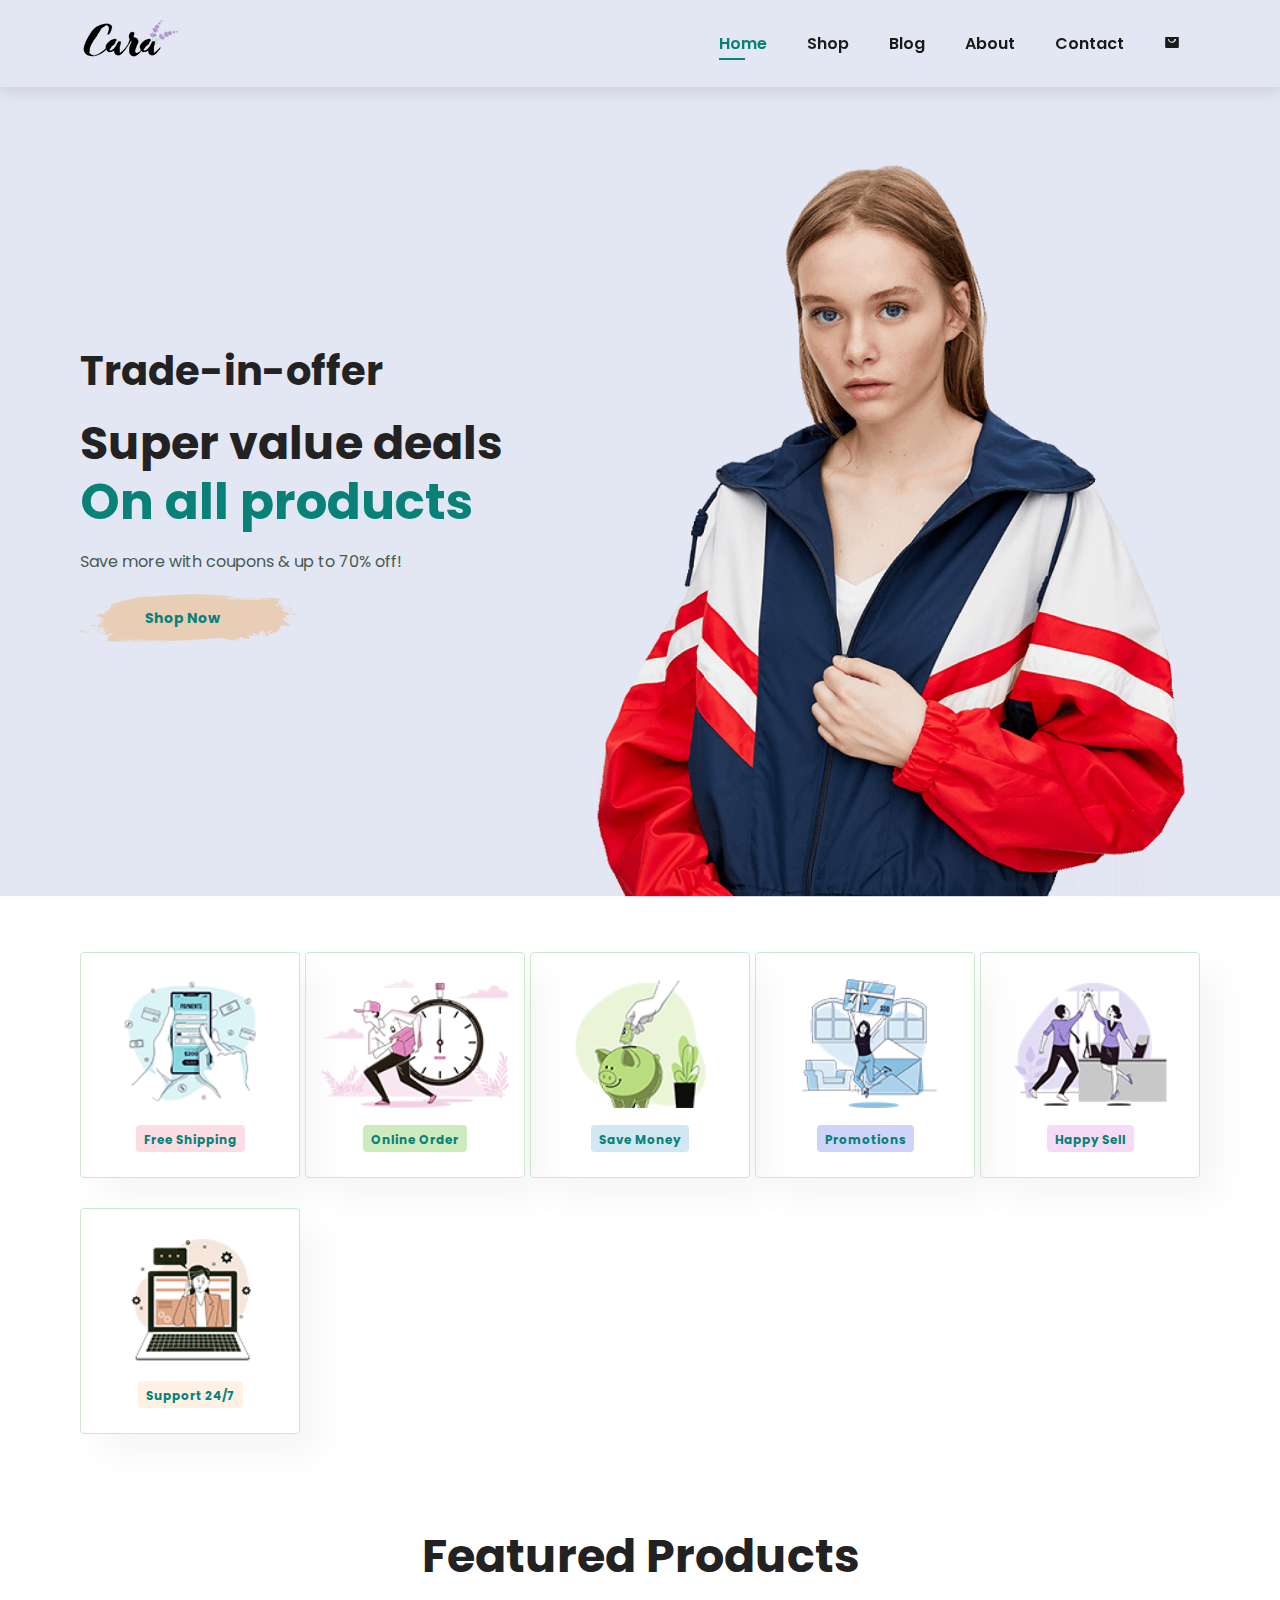
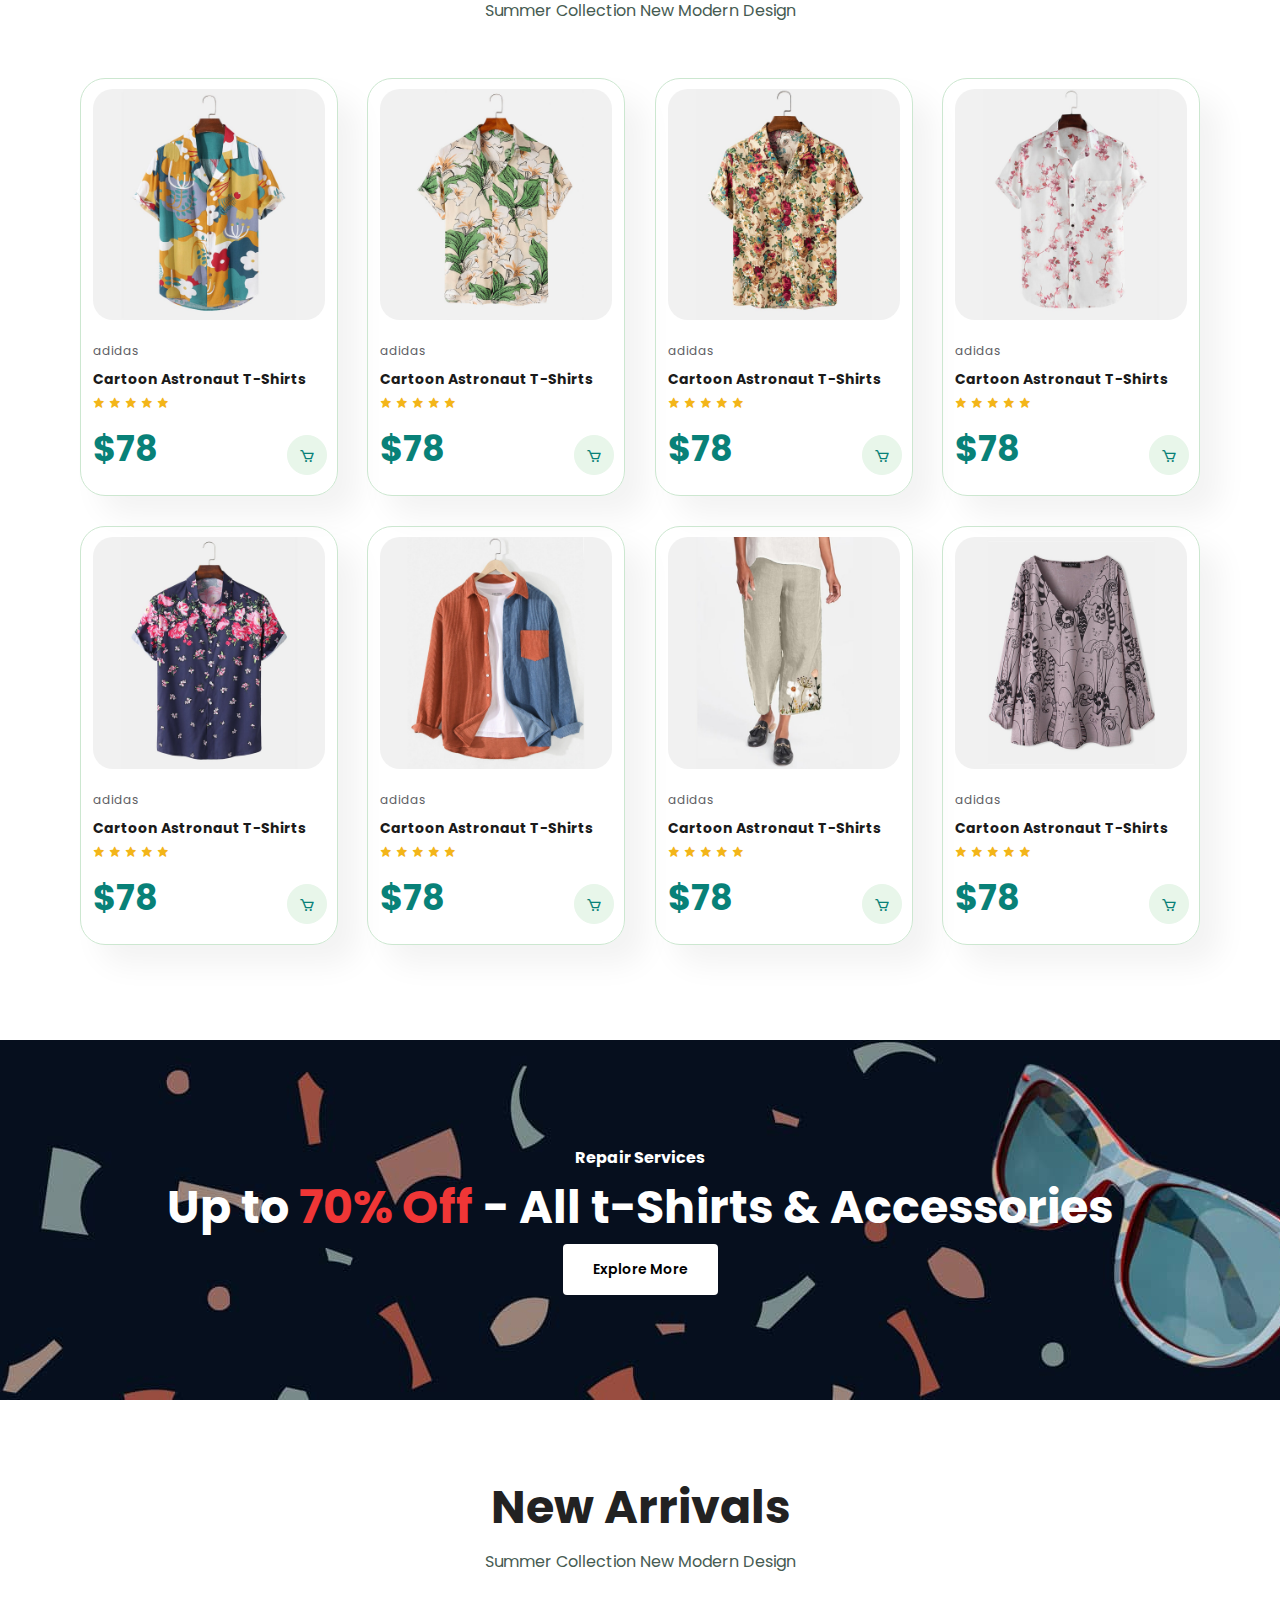
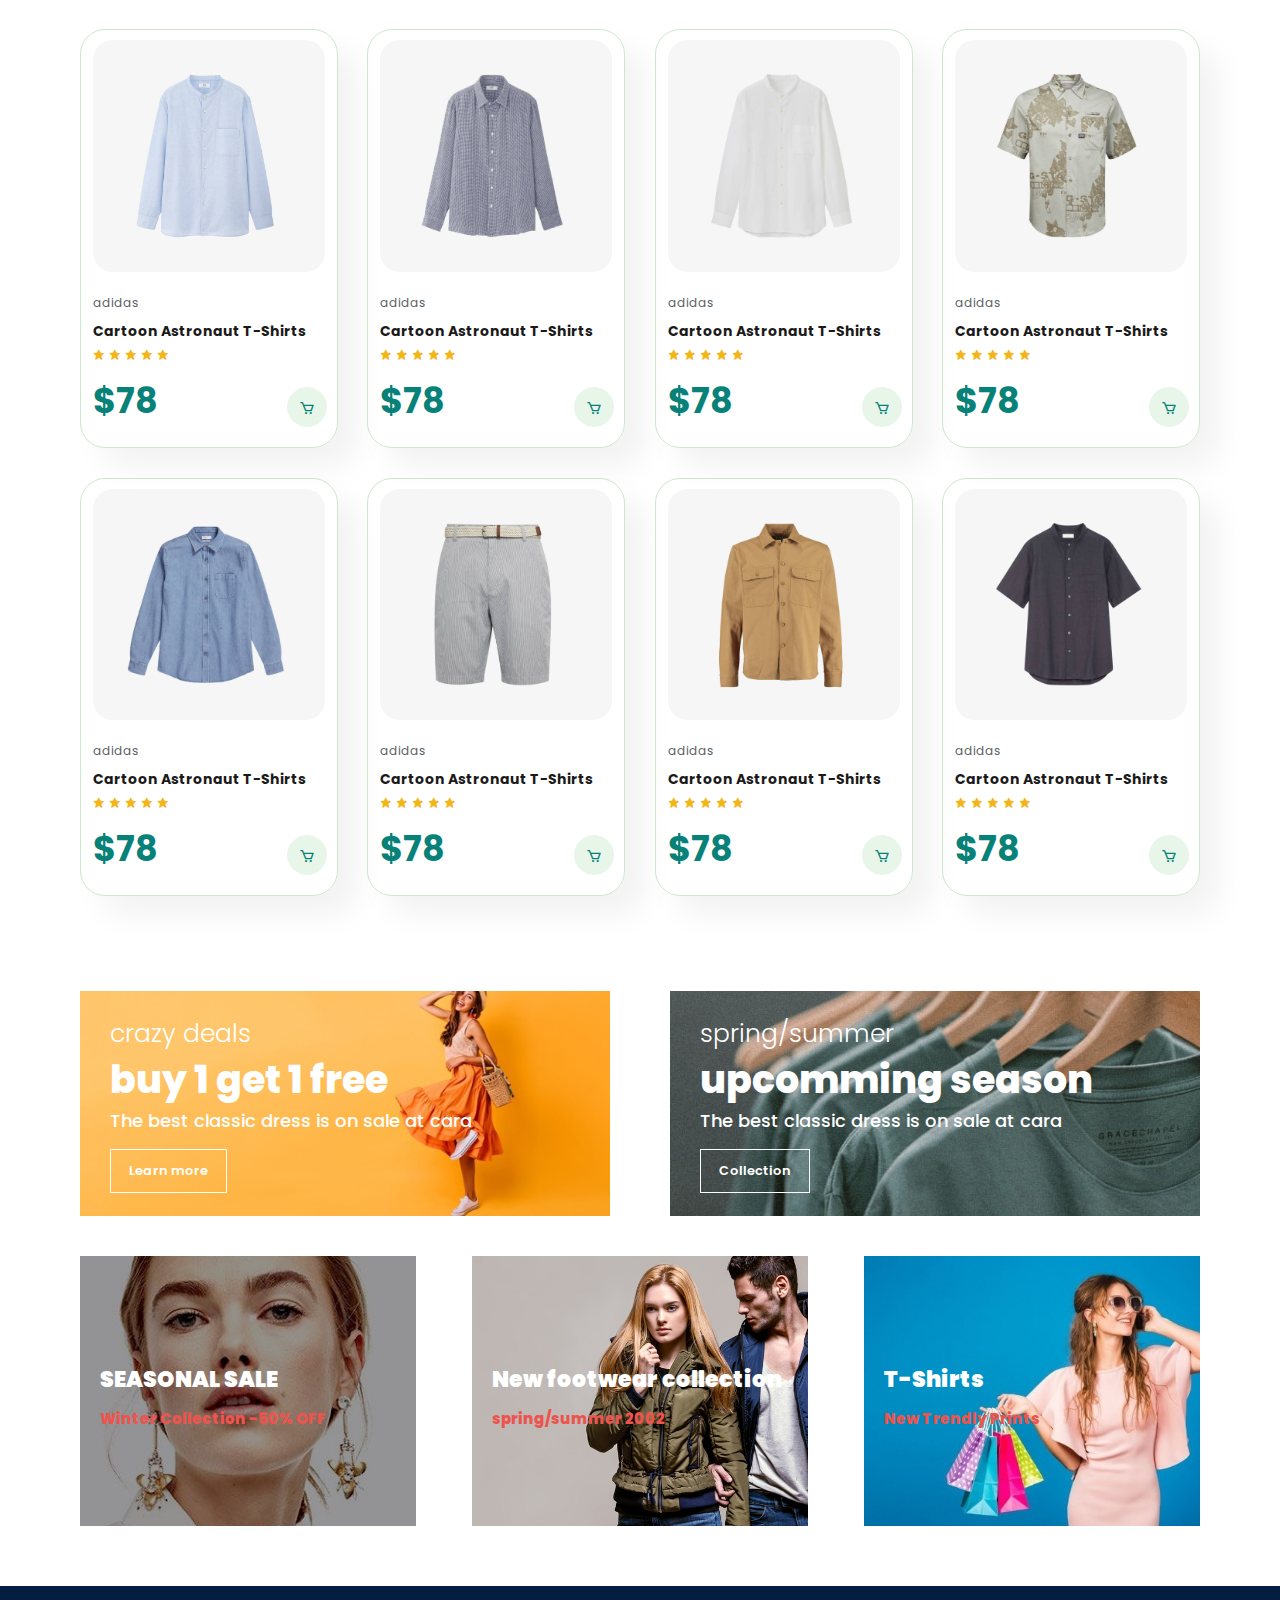
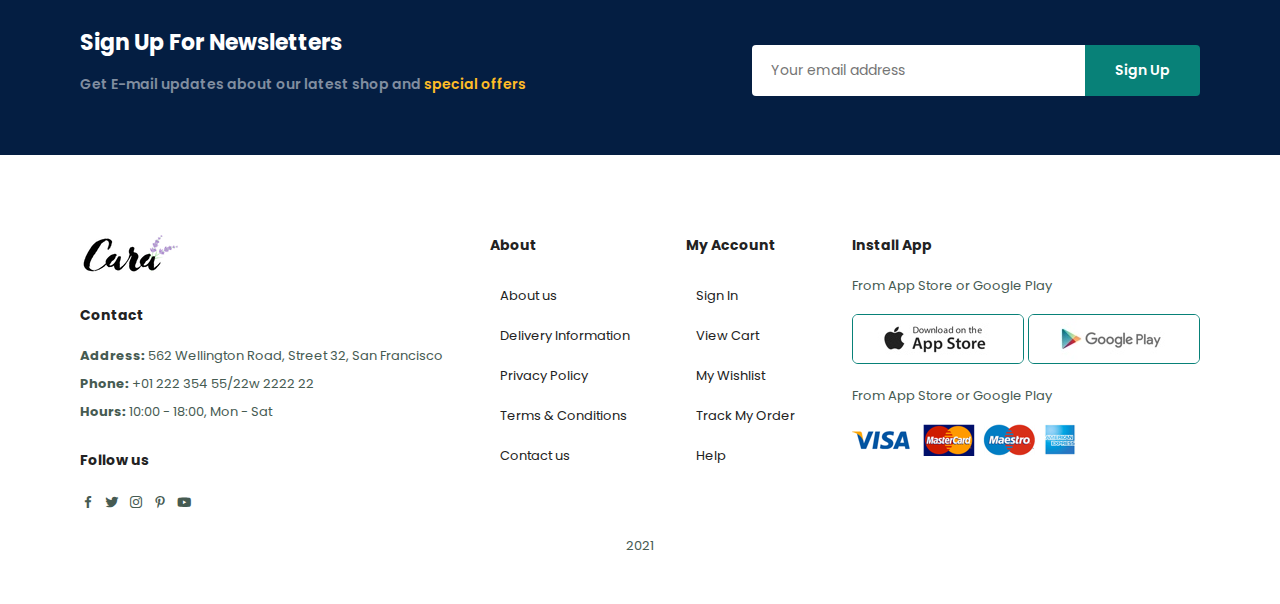
<file: index.html>
<!DOCTYPE html>
<html lang="en">
  <head>
    <meta charset="UTF-8" />
    <meta http-equiv="X-UA-Compatible" content="IE=edge" />
    <meta name="viewport" content="width=device-width, initial-scale=1.0" />
    <link
      href="https://unpkg.com/boxicons@2.1.4/css/boxicons.min.css"
      rel="stylesheet"
    />
    <link rel="stylesheet" href="style.css" />
    <title>Cara</title>
  </head>
  <body>
    <section class="header" id="header">
      <a href="#"><img class="logo" src="logo.png" alt="" /></a>

      <div>
        <ul class="navbar" id="navbar">
          <li><a class="active" href="index.html">Home</a></li>
          <li><a href="shop.html">Shop</a></li>
          <li><a href="blog.html">Blog</a></li>
          <li><a href="about.html">About</a></li>
          <li><a href="contact.html">Contact</a></li>
          <li>
            <a id="lg-bag" href="cart.html"
              ><i class="bx bxs-shopping-bag-alt"></i
            ></a>
          </li>
          <a href="#" id="close"><i class="bx bx-x"></i></a>
        </ul>
      </div>
      <div id="mobile">
        <a href="cart.html"><i class="bx bxs-shopping-bag-alt"></i></a>
        <i id="bar" class="bx bx-menu"></i>
      </div>
    </section>

    <section class="hero" id="hero">
      <h4>Trade-in-offer</h4>
      <h2>Super value deals</h2>
      <h1>On all products</h1>
      <p class="hero__text">Save more with coupons & up to 70% off!</p>
      <button>Shop Now</button>
    </section>

    <section class="feature section__p1" id="feature">
      <div class="feature__box">
        <img src="f1.png" alt="" />
        <h6>Free Shipping</h6>
      </div>

      <div class="feature__box">
        <img src="f2.png" alt="" />
        <h6>Online Order</h6>
      </div>

      <div class="feature__box">
        <img src="f3.png" alt="" />
        <h6>Save Money</h6>
      </div>

      <div class="feature__box">
        <img src="f4.png" alt="" />
        <h6>Promotions</h6>
      </div>

      <div class="feature__box">
        <img src="f5.png" alt="" />
        <h6>Happy Sell</h6>
      </div>

      <div class="feature__box">
        <img src="f6.png" alt="" />
        <h6>Support 24/7</h6>
      </div>
    </section>

    <section class="product1 section__p1" id="product1">
      <h2>Featured Products</h2>
      <p>Summer Collection New Modern Design</p>
      <div class="product__container">
        <!-- cart product -->

        <div class="product">
          <img src="f1.jpg" alt="" />
          <div class="description">
            <span>adidas</span>
            <h5>Cartoon Astronaut T-Shirts</h5>
            <div class="star">
              <i class="bx bxs-star"></i>
              <i class="bx bxs-star"></i>
              <i class="bx bxs-star"></i>
              <i class="bx bxs-star"></i>
              <i class="bx bxs-star"></i>
            </div>
            <h4>$78</h4>
          </div>
          <a href="#"><i class="bx bx-cart cart"></i></a>
        </div>

        <!-- cart product -->

        <div class="product">
          <img src="f2.jpg" alt="" />
          <div class="description">
            <span>adidas</span>
            <h5>Cartoon Astronaut T-Shirts</h5>
            <div class="star">
              <i class="bx bxs-star"></i>
              <i class="bx bxs-star"></i>
              <i class="bx bxs-star"></i>
              <i class="bx bxs-star"></i>
              <i class="bx bxs-star"></i>
            </div>
            <h4>$78</h4>
          </div>
          <a href="#"><i class="bx bx-cart cart"></i></a>
        </div>

        <!-- cart product -->

        <div class="product">
          <img src="f3.jpg" alt="" />
          <div class="description">
            <span>adidas</span>
            <h5>Cartoon Astronaut T-Shirts</h5>
            <div class="star">
              <i class="bx bxs-star"></i>
              <i class="bx bxs-star"></i>
              <i class="bx bxs-star"></i>
              <i class="bx bxs-star"></i>
              <i class="bx bxs-star"></i>
            </div>
            <h4>$78</h4>
          </div>
          <a href="#"><i class="bx bx-cart cart"></i></a>
        </div>

        <!-- cart product -->

        <div class="product">
          <img src="f4.jpg" alt="" />
          <div class="description">
            <span>adidas</span>
            <h5>Cartoon Astronaut T-Shirts</h5>
            <div class="star">
              <i class="bx bxs-star"></i>
              <i class="bx bxs-star"></i>
              <i class="bx bxs-star"></i>
              <i class="bx bxs-star"></i>
              <i class="bx bxs-star"></i>
            </div>
            <h4>$78</h4>
          </div>
          <a href="#"><i class="bx bx-cart cart"></i></a>
        </div>

        <!-- cart product -->

        <div class="product">
          <img src="f5.jpg" alt="" />
          <div class="description">
            <span>adidas</span>
            <h5>Cartoon Astronaut T-Shirts</h5>
            <div class="star">
              <i class="bx bxs-star"></i>
              <i class="bx bxs-star"></i>
              <i class="bx bxs-star"></i>
              <i class="bx bxs-star"></i>
              <i class="bx bxs-star"></i>
            </div>
            <h4>$78</h4>
          </div>
          <a href="#"><i class="bx bx-cart cart"></i></a>
        </div>

        <!-- cart product -->

        <div class="product">
          <img src="f6.jpg" alt="" />
          <div class="description">
            <span>adidas</span>
            <h5>Cartoon Astronaut T-Shirts</h5>
            <div class="star">
              <i class="bx bxs-star"></i>
              <i class="bx bxs-star"></i>
              <i class="bx bxs-star"></i>
              <i class="bx bxs-star"></i>
              <i class="bx bxs-star"></i>
            </div>
            <h4>$78</h4>
          </div>
          <a href="#"><i class="bx bx-cart cart"></i></a>
        </div>

        <!-- cart product -->

        <div class="product">
          <img src="f7.jpg" alt="" />
          <div class="description">
            <span>adidas</span>
            <h5>Cartoon Astronaut T-Shirts</h5>
            <div class="star">
              <i class="bx bxs-star"></i>
              <i class="bx bxs-star"></i>
              <i class="bx bxs-star"></i>
              <i class="bx bxs-star"></i>
              <i class="bx bxs-star"></i>
            </div>
            <h4>$78</h4>
          </div>
          <a href="#"><i class="bx bx-cart cart"></i></a>
        </div>

        <!-- cart product -->

        <div class="product">
          <img src="f8.jpg" alt="" />
          <div class="description">
            <span>adidas</span>
            <h5>Cartoon Astronaut T-Shirts</h5>
            <div class="star">
              <i class="bx bxs-star"></i>
              <i class="bx bxs-star"></i>
              <i class="bx bxs-star"></i>
              <i class="bx bxs-star"></i>
              <i class="bx bxs-star"></i>
            </div>
            <h4>$78</h4>
          </div>
          <a href="#"><i class="bx bx-cart cart"></i></a>
        </div>
      </div>
    </section>

    <section class="banner section__m1" id="banner">
      <h4>Repair Services</h4>
      <h2>Up to <span>70% Off</span> - All t-Shirts & Accessories</h2>
      <button class="normal">Explore More</button>
    </section>

    <section class="product1 section__p1" id="product1">
      <h2>New Arrivals</h2>
      <p>Summer Collection New Modern Design</p>
      <div class="product__container">
        <!-- cart product -->

        <div class="product">
          <img src="n1.jpg" alt="" />
          <div class="description">
            <span>adidas</span>
            <h5>Cartoon Astronaut T-Shirts</h5>
            <div class="star">
              <i class="bx bxs-star"></i>
              <i class="bx bxs-star"></i>
              <i class="bx bxs-star"></i>
              <i class="bx bxs-star"></i>
              <i class="bx bxs-star"></i>
            </div>
            <h4>$78</h4>
          </div>
          <a href="#"><i class="bx bx-cart cart"></i></a>
        </div>

        <!-- cart product -->

        <div class="product">
          <img src="n2.jpg" alt="" />
          <div class="description">
            <span>adidas</span>
            <h5>Cartoon Astronaut T-Shirts</h5>
            <div class="star">
              <i class="bx bxs-star"></i>
              <i class="bx bxs-star"></i>
              <i class="bx bxs-star"></i>
              <i class="bx bxs-star"></i>
              <i class="bx bxs-star"></i>
            </div>
            <h4>$78</h4>
          </div>
          <a href="#"><i class="bx bx-cart cart"></i></a>
        </div>

        <!-- cart product -->

        <div class="product">
          <img src="n3.jpg" alt="" />
          <div class="description">
            <span>adidas</span>
            <h5>Cartoon Astronaut T-Shirts</h5>
            <div class="star">
              <i class="bx bxs-star"></i>
              <i class="bx bxs-star"></i>
              <i class="bx bxs-star"></i>
              <i class="bx bxs-star"></i>
              <i class="bx bxs-star"></i>
            </div>
            <h4>$78</h4>
          </div>
          <a href="#"><i class="bx bx-cart cart"></i></a>
        </div>

        <!-- cart product -->

        <div class="product">
          <img src="n4.jpg" alt="" />
          <div class="description">
            <span>adidas</span>
            <h5>Cartoon Astronaut T-Shirts</h5>
            <div class="star">
              <i class="bx bxs-star"></i>
              <i class="bx bxs-star"></i>
              <i class="bx bxs-star"></i>
              <i class="bx bxs-star"></i>
              <i class="bx bxs-star"></i>
            </div>
            <h4>$78</h4>
          </div>
          <a href="#"><i class="bx bx-cart cart"></i></a>
        </div>

        <!-- cart product -->

        <div class="product">
          <img src="n5.jpg" alt="" />
          <div class="description">
            <span>adidas</span>
            <h5>Cartoon Astronaut T-Shirts</h5>
            <div class="star">
              <i class="bx bxs-star"></i>
              <i class="bx bxs-star"></i>
              <i class="bx bxs-star"></i>
              <i class="bx bxs-star"></i>
              <i class="bx bxs-star"></i>
            </div>
            <h4>$78</h4>
          </div>
          <a href="#"><i class="bx bx-cart cart"></i></a>
        </div>

        <!-- cart product -->

        <div class="product">
          <img src="n6.jpg" alt="" />
          <div class="description">
            <span>adidas</span>
            <h5>Cartoon Astronaut T-Shirts</h5>
            <div class="star">
              <i class="bx bxs-star"></i>
              <i class="bx bxs-star"></i>
              <i class="bx bxs-star"></i>
              <i class="bx bxs-star"></i>
              <i class="bx bxs-star"></i>
            </div>
            <h4>$78</h4>
          </div>
          <a href="#"><i class="bx bx-cart cart"></i></a>
        </div>

        <!-- cart product -->

        <div class="product">
          <img src="n7.jpg" alt="" />
          <div class="description">
            <span>adidas</span>
            <h5>Cartoon Astronaut T-Shirts</h5>
            <div class="star">
              <i class="bx bxs-star"></i>
              <i class="bx bxs-star"></i>
              <i class="bx bxs-star"></i>
              <i class="bx bxs-star"></i>
              <i class="bx bxs-star"></i>
            </div>
            <h4>$78</h4>
          </div>
          <a href="#"><i class="bx bx-cart cart"></i></a>
        </div>

        <!-- cart product -->

        <div class="product">
          <img src="n8.jpg" alt="" />
          <div class="description">
            <span>adidas</span>
            <h5>Cartoon Astronaut T-Shirts</h5>
            <div class="star">
              <i class="bx bxs-star"></i>
              <i class="bx bxs-star"></i>
              <i class="bx bxs-star"></i>
              <i class="bx bxs-star"></i>
              <i class="bx bxs-star"></i>
            </div>
            <h4>$78</h4>
          </div>
          <a href="#"><i class="bx bx-cart cart"></i></a>
        </div>
      </div>
    </section>

    <section class="section__p1" id="sm-banner">
      <div class="banner__box">
        <h4>crazy deals</h4>
        <h2>buy 1 get 1 free</h2>
        <span>The best classic dress is on sale at cara</span>
        <button class="white">Learn more</button>
      </div>

      <div class="banner__box banner__box2">
        <h4>spring/summer</h4>
        <h2>upcomming season</h2>
        <span>The best classic dress is on sale at cara</span>
        <button class="white">Collection</button>
      </div>
    </section>

    <section id="banner3">
      <div class="banner__box">
        <h2>SEASONAL SALE</h2>
        <h3>Winter Collection -50% OFF</h3>
      </div>

      <div class="banner__box banner-box2">
        <h2>New footwear collection</h2>
        <h3>spring/summer 2002</h3>
      </div>

      <div class="banner__box banner-box3">
        <h2>T-Shirts</h2>
        <h3>New Trendly Prints</h3>
      </div>
    </section>

    <section class="section__p1 section__m1" id="newsletter">
      <div class="newstext">
        <h4>Sign Up For Newsletters</h4>
        <p>
          Get E-mail updates about our latest shop and
          <span>special offers</span>
        </p>
      </div>
      <div class="form">
        <input type="text" placeholder="Your email address" />
        <button class="normal">Sign Up</button>
      </div>
    </section>

    <footer class="section__p1">
      <div class="col">
        <img class="logo" src="logo.png" alt="" />
        <h4>Contact</h4>
        <p>
          <strong>Address:</strong> 562 Wellington Road, Street 32, San
          Francisco
        </p>
        <p><strong>Phone:</strong> +01 222 354 55/22w 2222 22</p>
        <p><strong>Hours:</strong> 10:00 - 18:00, Mon - Sat</p>
        <div class="follow">
          <h4>Follow us</h4>
          <div class="icon">
            <i class="bx bxl-facebook"></i>
            <i class="bx bxl-twitter"></i>
            <i class="bx bxl-instagram"></i>
            <i class="bx bxl-pinterest-alt"></i>
            <i class="bx bxl-youtube"></i>
          </div>
        </div>
      </div>

      <div class="col">
        <h4>About</h4>
        <a href="#">About us</a>
        <a href="#">Delivery Information</a>
        <a href="#">Privacy Policy</a>
        <a href="#">Terms & Conditions</a>
        <a href="#">Contact us</a>
      </div>

      <div class="col">
        <h4>My Account</h4>
        <a href="#">Sign In</a>
        <a href="#">View Cart</a>
        <a href="#">My Wishlist</a>
        <a href="#">Track My Order</a>
        <a href="#">Help</a>
      </div>

      <div class="col install">
        <h4>Install App</h4>
        <p>From App Store or Google Play</p>
        <div class="row">
          <img src="app.jpg" alt="" />
          <img src="play.jpg" alt="" />
        </div>
        <p>From App Store or Google Play</p>
        <img src="pay.png" alt="" />
      </div>

      <div class="copyright">
        <p>2021</p>
      </div>
    </footer>

    <script src="script.js"></script>
  </body>
</html>
</file>
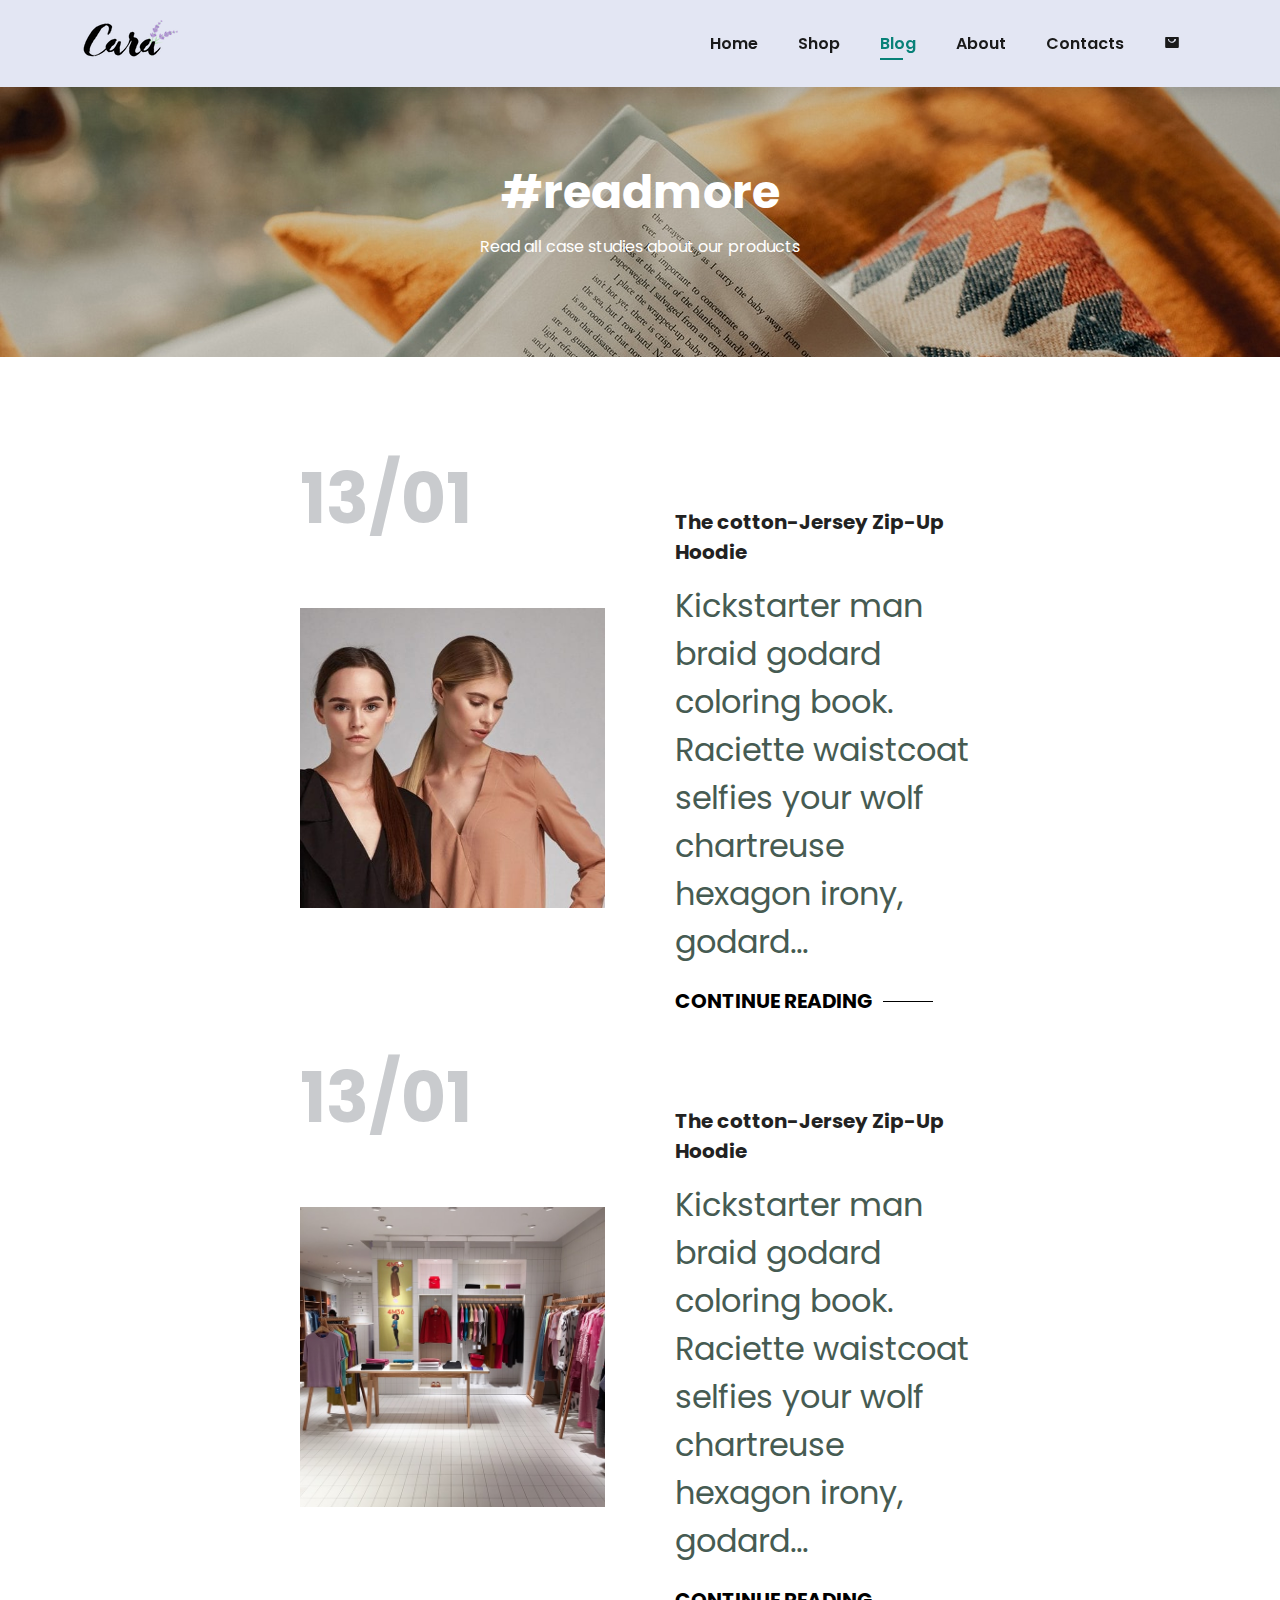
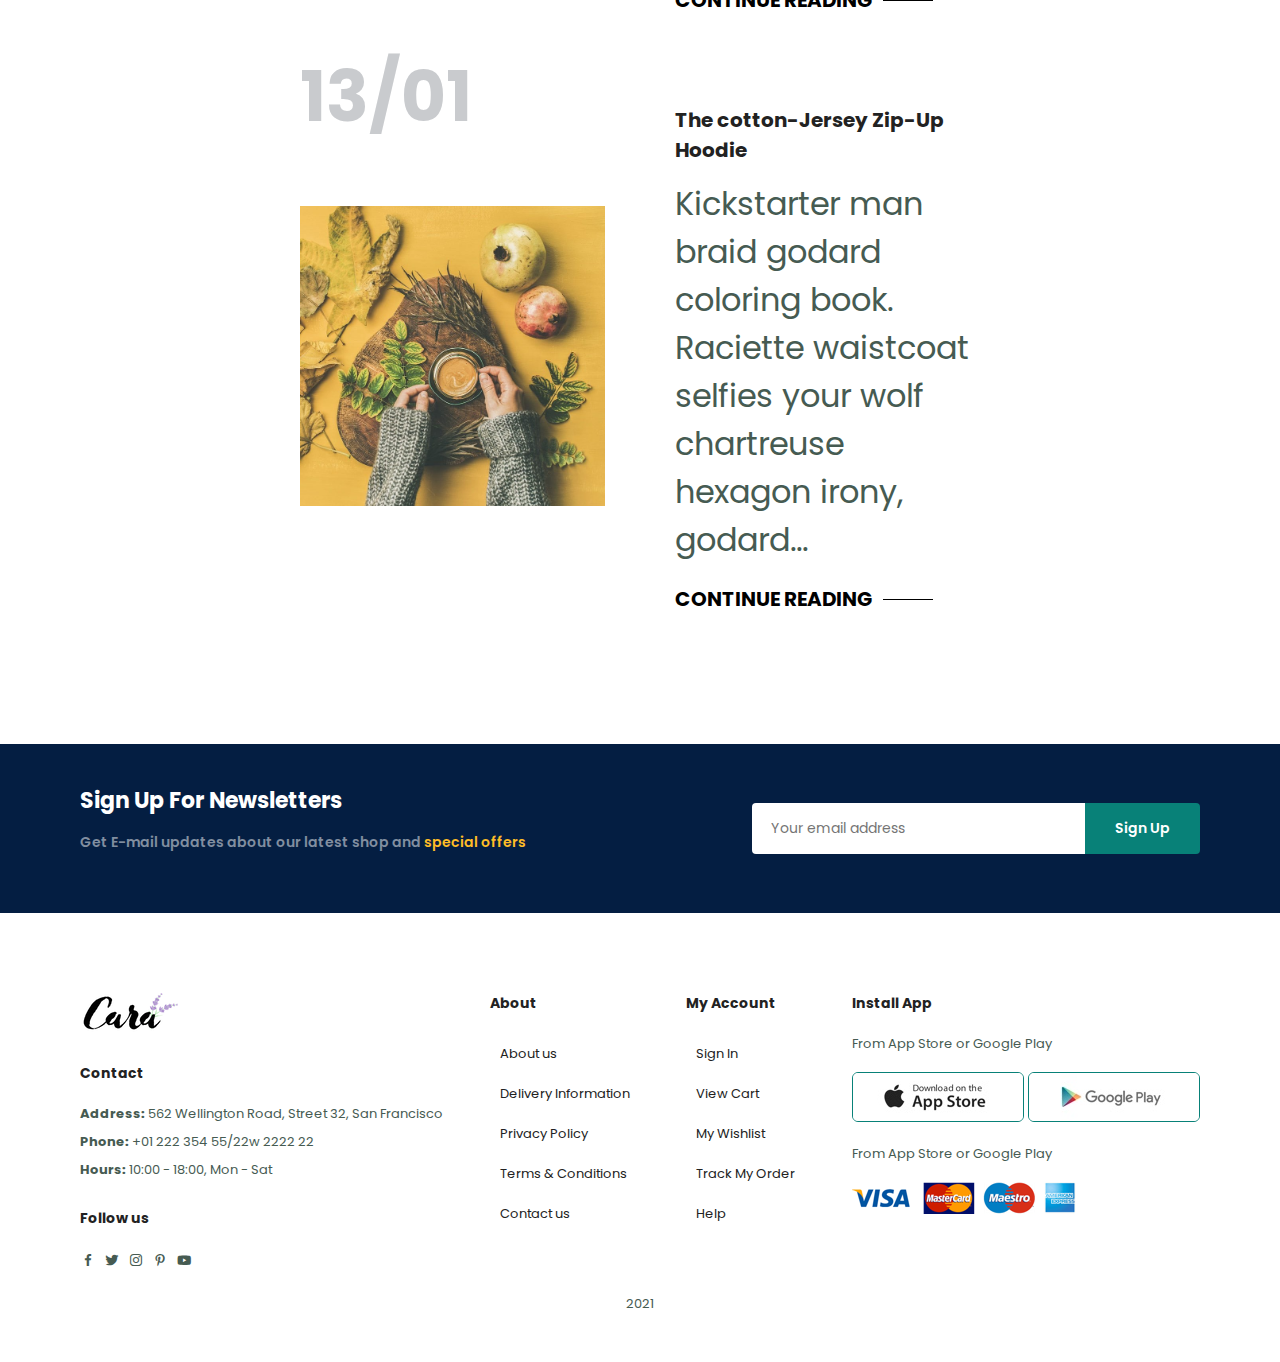
<file: blog.html>
<!DOCTYPE html>
<html lang="en">
  <head>
    <meta charset="UTF-8" />
    <meta http-equiv="X-UA-Compatible" content="IE=edge" />
    <meta name="viewport" content="width=device-width, initial-scale=1.0" />
    <link
      href="https://unpkg.com/boxicons@2.1.4/css/boxicons.min.css"
      rel="stylesheet"
    />
    <link rel="stylesheet" href="style.css" />
    <title>Cara</title>
  </head>
  <body>
    <section class="header" id="header">
      <a href="#"><img class="logo" src="logo.png" alt="" /></a>

      <div>
        <ul class="navbar" id="navbar">
          <li><a href="index.html">Home</a></li>
          <li><a href="shop.html">Shop</a></li>
          <li><a class="active" href="blog.html">Blog</a></li>
          <li><a href="about.html">About</a></li>
          <li><a href="contact.html">Contacts</a></li>
          <li>
            <a id="lg-bag" href="cart.html"
              ><i class="bx bxs-shopping-bag-alt"></i
            ></a>
          </li>
          <a href="#" id="close"><i class="bx bx-x"></i></a>
        </ul>
      </div>
      <div id="mobile">
        <a href="cart.html"><i class="bx bxs-shopping-bag-alt"></i></a>
        <i id="bar" class="bx bx-menu"></i>
      </div>
    </section>

    <section id="page-header" class="blog-header">
      <h2>#readmore</h2>
      <p class="hero__text">Read all case studies about our products</p>
    </section>

    <section id="blog">
      <div class="blog-box">
        <div class="blog-img">
          <img src="b2.jpg" alt="" />
        </div>
        <div class="blog-details">
          <h4>The cotton-Jersey Zip-Up Hoodie</h4>
          <p>
            Kickstarter man braid godard coloring book. Raciette waistcoat
            selfies your wolf chartreuse hexagon irony, godard...
          </p>
          <a href="#">CONTINUE READING </a>
        </div>
        <h1>13/01</h1>
      </div>

      <div class="blog-box">
        <div class="blog-img">
          <img src="b3.jpg" alt="" />
        </div>
        <div class="blog-details">
          <h4>The cotton-Jersey Zip-Up Hoodie</h4>
          <p>
            Kickstarter man braid godard coloring book. Raciette waistcoat
            selfies your wolf chartreuse hexagon irony, godard...
          </p>
          <a href="#">CONTINUE READING </a>
        </div>

        <h1>13/01</h1>
      </div>
      <div class="blog-box">
        <div class="blog-img">
          <img src="b6.jpg" alt="" />
        </div>
        <div class="blog-details">
          <h4>The cotton-Jersey Zip-Up Hoodie</h4>
          <p>
            Kickstarter man braid godard coloring book. Raciette waistcoat
            selfies your wolf chartreuse hexagon irony, godard...
          </p>
          <a href="#">CONTINUE READING </a>
        </div>
        <h1>13/01</h1>
      </div>
    </section>

    <section class="section__p1 section__m1" id="newsletter">
      <div class="newstext">
        <h4>Sign Up For Newsletters</h4>
        <p>
          Get E-mail updates about our latest shop and
          <span>special offers</span>
        </p>
      </div>
      <div class="form">
        <input type="text" placeholder="Your email address" />
        <button class="normal">Sign Up</button>
      </div>
    </section>

    <footer class="section__p1">
      <div class="col">
        <img class="logo" src="logo.png" alt="" />
        <h4>Contact</h4>
        <p>
          <strong>Address:</strong> 562 Wellington Road, Street 32, San
          Francisco
        </p>
        <p><strong>Phone:</strong> +01 222 354 55/22w 2222 22</p>
        <p><strong>Hours:</strong> 10:00 - 18:00, Mon - Sat</p>
        <div class="follow">
          <h4>Follow us</h4>
          <div class="icon">
            <i class="bx bxl-facebook"></i>
            <i class="bx bxl-twitter"></i>
            <i class="bx bxl-instagram"></i>
            <i class="bx bxl-pinterest-alt"></i>
            <i class="bx bxl-youtube"></i>
          </div>
        </div>
      </div>

      <div class="col">
        <h4>About</h4>
        <a href="#">About us</a>
        <a href="#">Delivery Information</a>
        <a href="#">Privacy Policy</a>
        <a href="#">Terms & Conditions</a>
        <a href="#">Contact us</a>
      </div>

      <div class="col">
        <h4>My Account</h4>
        <a href="#">Sign In</a>
        <a href="#">View Cart</a>
        <a href="#">My Wishlist</a>
        <a href="#">Track My Order</a>
        <a href="#">Help</a>
      </div>

      <div class="col install">
        <h4>Install App</h4>
        <p>From App Store or Google Play</p>
        <div class="row">
          <img src="app.jpg" alt="" />
          <img src="play.jpg" alt="" />
        </div>
        <p>From App Store or Google Play</p>
        <img src="pay.png" alt="" />
      </div>

      <div class="copyright">
        <p>2021</p>
      </div>
    </footer>

    <script src="script.js"></script>
  </body>
</html>
</file>
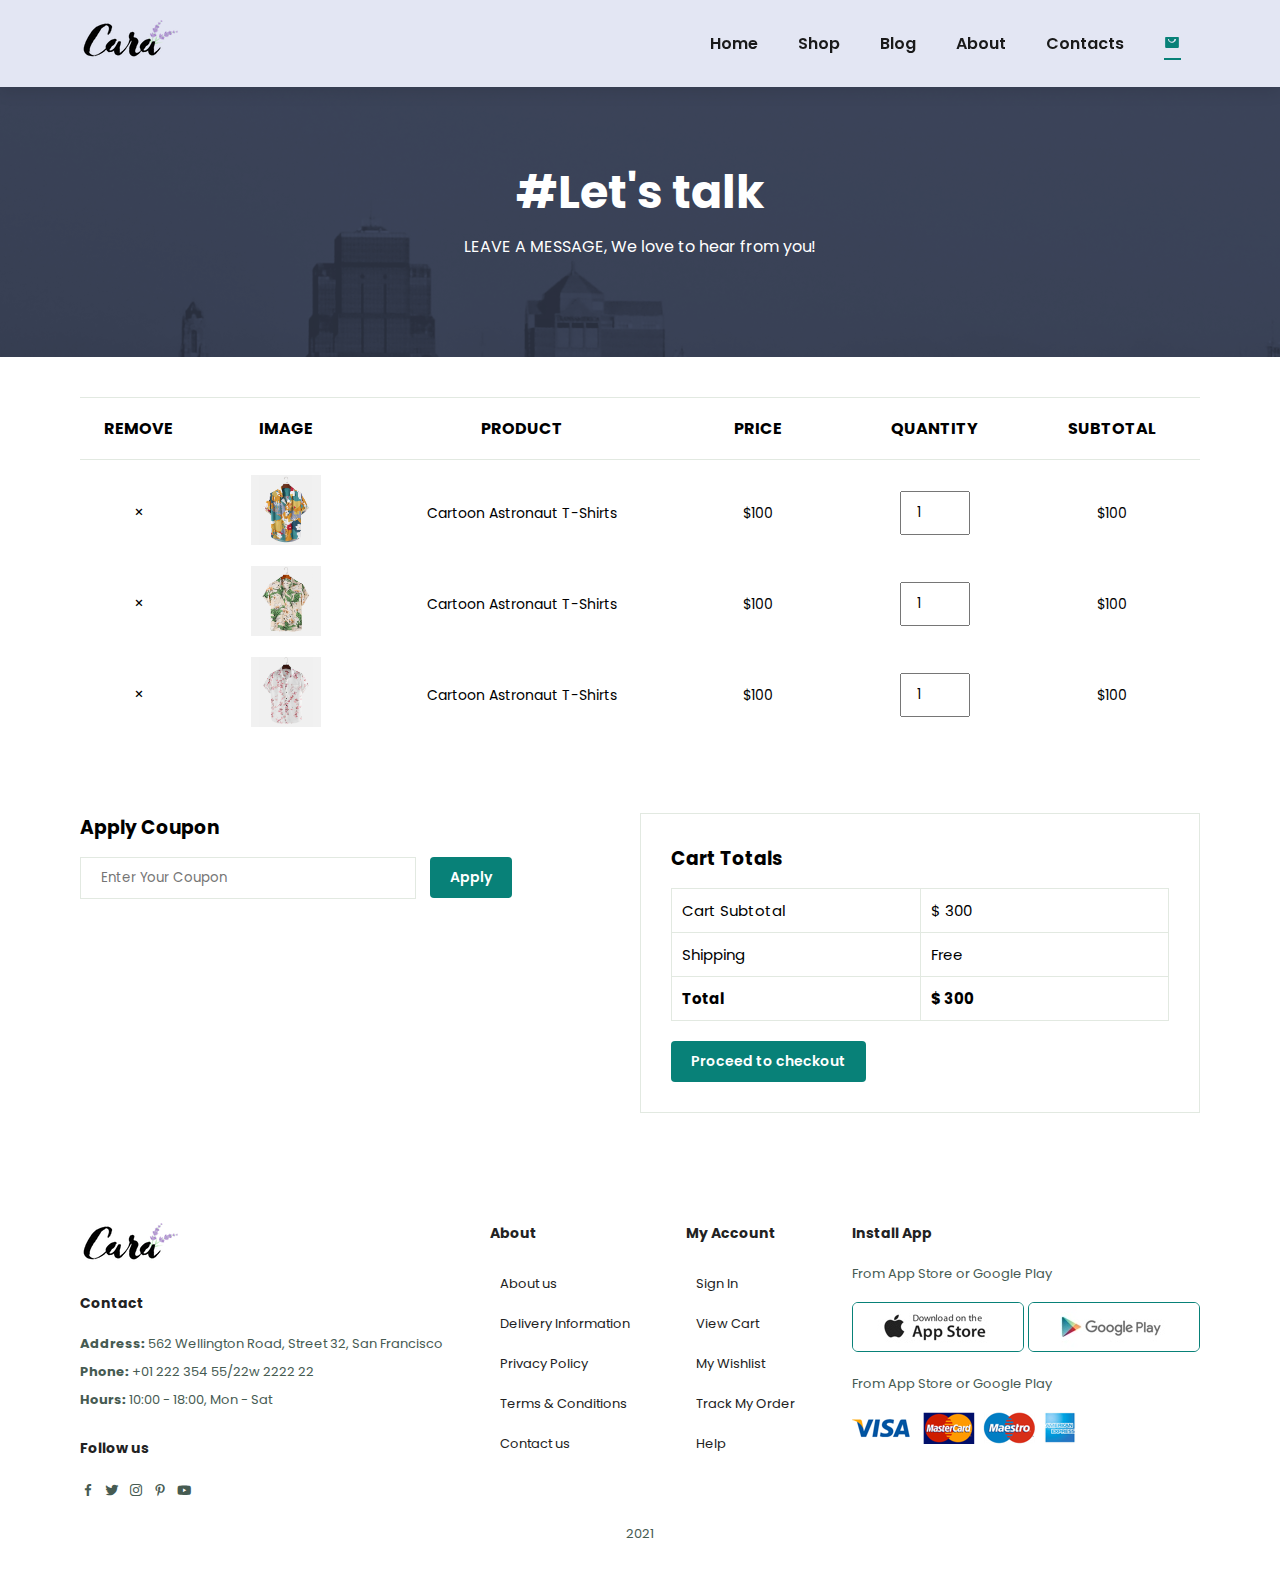
<file: cart.html>
<!DOCTYPE html>
<html lang="en">
  <head>
    <meta charset="UTF-8" />
    <meta http-equiv="X-UA-Compatible" content="IE=edge" />
    <meta name="viewport" content="width=device-width, initial-scale=1.0" />
    <link
      href="https://unpkg.com/boxicons@2.1.4/css/boxicons.min.css"
      rel="stylesheet"
    />
    <link rel="stylesheet" href="style.css" />
    <title>Cara</title>
  </head>
  <body>
    <section class="header" id="header">
      <a href="#"><img class="logo" src="logo.png" alt="" /></a>

      <div>
        <ul class="navbar" id="navbar">
          <li><a href="index.html">Home</a></li>
          <li><a href="shop.html">Shop</a></li>
          <li><a href="blog.html">Blog</a></li>
          <li><a href="about.html">About</a></li>
          <li><a href="contact.html">Contacts</a></li>
          <li>
            <a class="active" id="lg-bag" href="cart.html"
              ><i class="bx bxs-shopping-bag-alt"></i
            ></a>
          </li>
          <a href="#" id="close"><i class="bx bx-x"></i></a>
        </ul>
      </div>
      <div id="mobile">
        <a href="cart.html"><i class="bx bxs-shopping-bag-alt"></i></a>
        <i id="bar" class="bx bx-menu"></i>
      </div>
    </section>

    <section id="page-header" class="about-header">
      <h2>#Let's talk</h2>
      <p class="hero__text">LEAVE A MESSAGE, We love to hear from you!</p>
    </section>

    <section id="cart" class="section__p1">
      <table width="100%">
        <thead>
          <tr>
            <td>Remove</td>
            <td>Image</td>
            <td>Product</td>
            <td>Price</td>
            <td>Quantity</td>
            <td>Subtotal</td>
          </tr>
        </thead>
        <tbody>
          <tr>
            <td><i class="bx bx-x"></i> <a href="#"></a></td>
            <td><img src="f1.jpg" alt="" /></td>
            <td>Cartoon Astronaut T-Shirts</td>
            <td>$100</td>
            <td><input type="number" value="1" /></td>
            <td>$100</td>
          </tr>

          <tr>
            <td><i class="bx bx-x"></i> <a href="#"></a></td>
            <td><img src="f2.jpg" alt="" /></td>
            <td>Cartoon Astronaut T-Shirts</td>
            <td>$100</td>
            <td><input type="number" value="1" /></td>
            <td>$100</td>
          </tr>

          <tr>
            <td><i class="bx bx-x"></i> <a href="#"></a></td>
            <td><img src="f4.jpg" alt="" /></td>
            <td>Cartoon Astronaut T-Shirts</td>
            <td>$100</td>
            <td><input type="number" value="1" /></td>
            <td>$100</td>
          </tr>
        </tbody>
      </table>
    </section>

    <section id="cart-add" class="section__p1">
      <div id="coupon">
        <h3>Apply Coupon</h3>
        <div>
          <input type="text" placeholder="Enter Your Coupon" />
          <button class="normal">Apply</button>
        </div>
      </div>

      <div id="subtotal">
        <h3>Cart Totals</h3>
        <table>
          <tr>
            <td>Cart Subtotal</td>
            <td>$ 300</td>
          </tr>
          <tr>
            <td>Shipping</td>
            <td>Free</td>
          </tr>
          <tr>
            <td><strong>Total</strong></td>
            <td><strong>$ 300</strong></td>
          </tr>
        </table>
        <button class="normal">Proceed to checkout</button>
      </div>
    </section>

    <footer class="section__p1">
      <div class="col">
        <img class="logo" src="logo.png" alt="" />
        <h4>Contact</h4>
        <p>
          <strong>Address:</strong> 562 Wellington Road, Street 32, San
          Francisco
        </p>
        <p><strong>Phone:</strong> +01 222 354 55/22w 2222 22</p>
        <p><strong>Hours:</strong> 10:00 - 18:00, Mon - Sat</p>
        <div class="follow">
          <h4>Follow us</h4>
          <div class="icon">
            <i class="bx bxl-facebook"></i>
            <i class="bx bxl-twitter"></i>
            <i class="bx bxl-instagram"></i>
            <i class="bx bxl-pinterest-alt"></i>
            <i class="bx bxl-youtube"></i>
          </div>
        </div>
      </div>

      <div class="col">
        <h4>About</h4>
        <a href="#">About us</a>
        <a href="#">Delivery Information</a>
        <a href="#">Privacy Policy</a>
        <a href="#">Terms & Conditions</a>
        <a href="#">Contact us</a>
      </div>

      <div class="col">
        <h4>My Account</h4>
        <a href="#">Sign In</a>
        <a href="#">View Cart</a>
        <a href="#">My Wishlist</a>
        <a href="#">Track My Order</a>
        <a href="#">Help</a>
      </div>

      <div class="col install">
        <h4>Install App</h4>
        <p>From App Store or Google Play</p>
        <div class="row">
          <img src="app.jpg" alt="" />
          <img src="play.jpg" alt="" />
        </div>
        <p>From App Store or Google Play</p>
        <img src="pay.png" alt="" />
      </div>

      <div class="copyright">
        <p>2021</p>
      </div>
    </footer>

    <script src="script.js"></script>
  </body>
</html>
</file>
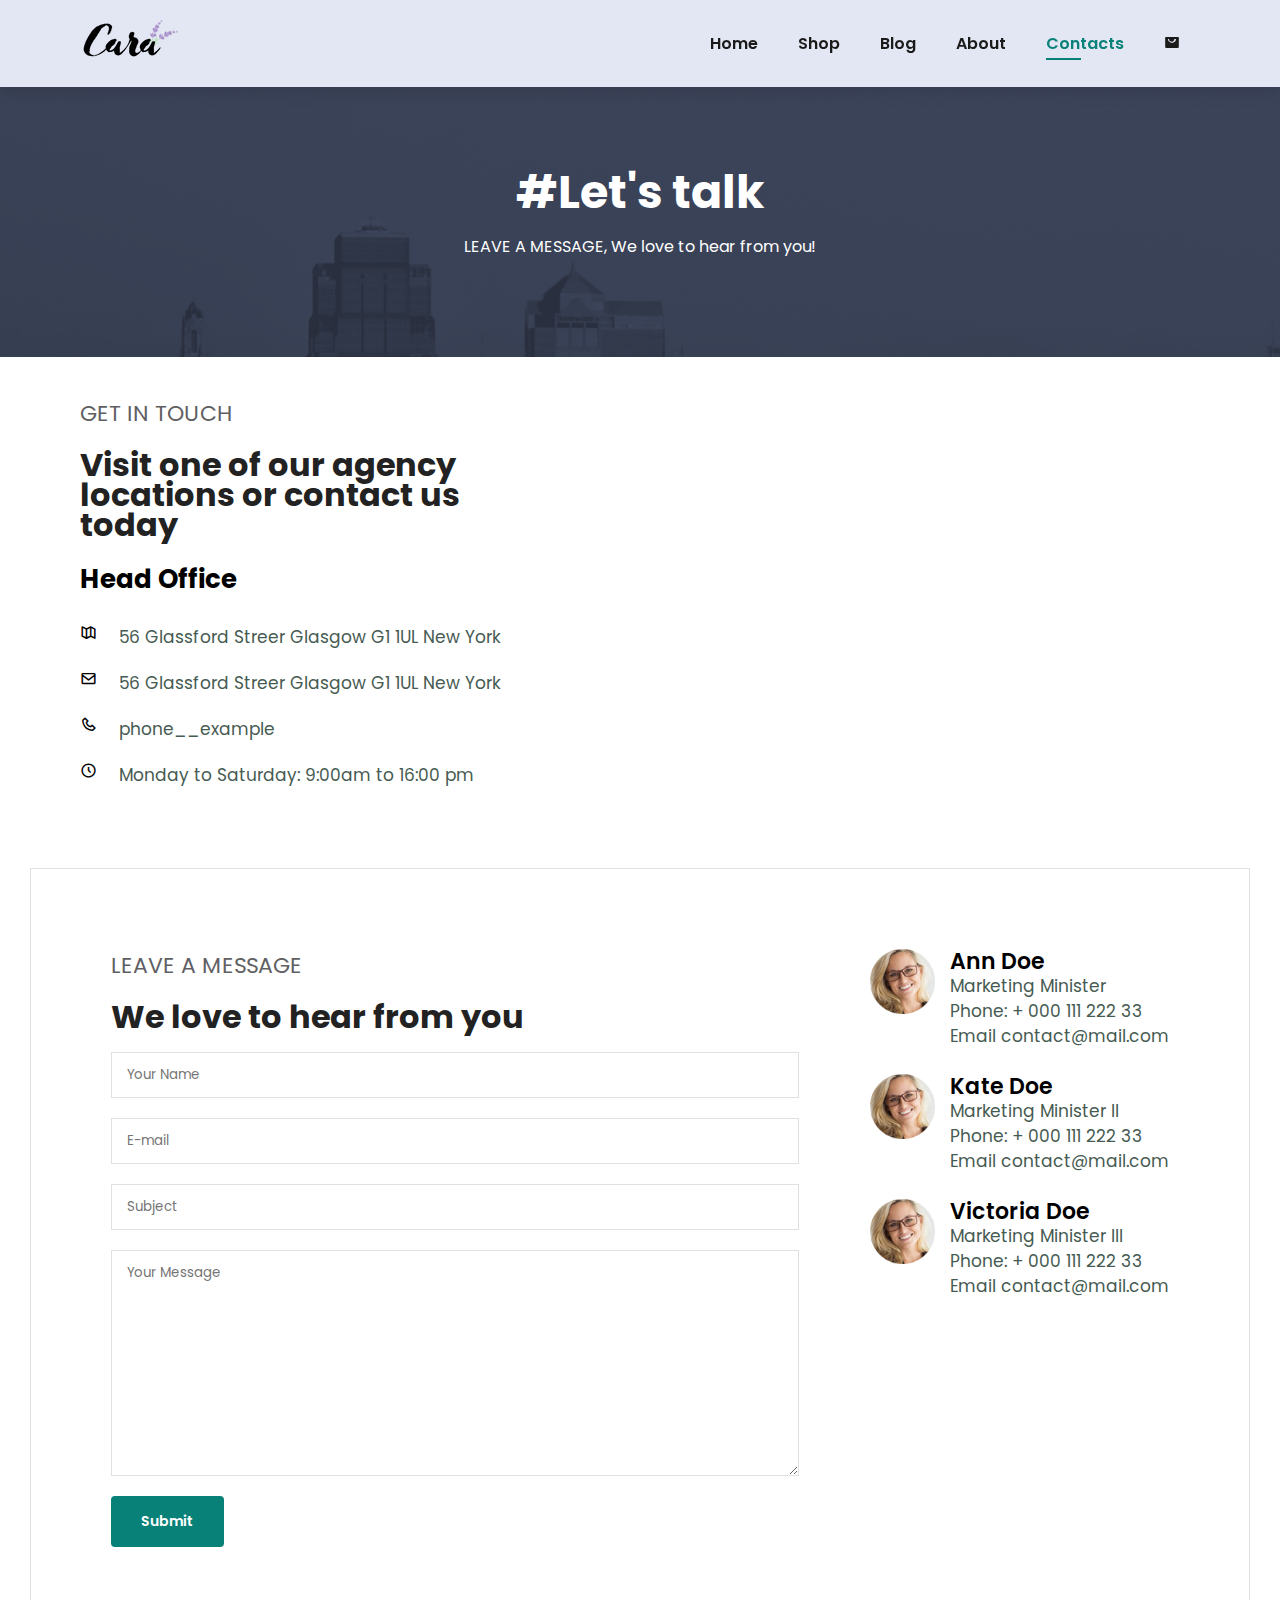
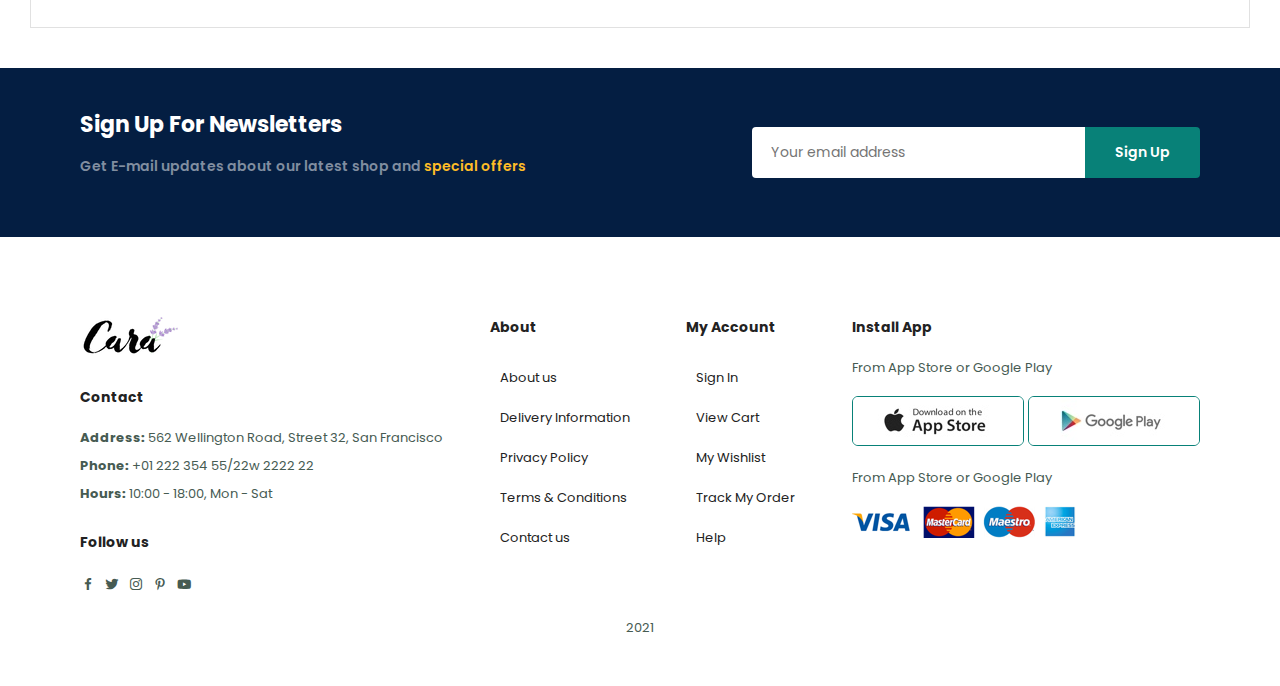
<file: contact.html>
<!DOCTYPE html>
<html lang="en">
  <head>
    <meta charset="UTF-8" />
    <meta http-equiv="X-UA-Compatible" content="IE=edge" />
    <meta name="viewport" content="width=device-width, initial-scale=1.0" />
    <link
      href="https://unpkg.com/boxicons@2.1.4/css/boxicons.min.css"
      rel="stylesheet"
    />
    <link rel="stylesheet" href="style.css" />
    <title>Cara</title>
  </head>
  <body>
    <section class="header" id="header">
      <a href="#"><img class="logo" src="logo.png" alt="" /></a>

      <div>
        <ul class="navbar" id="navbar">
          <li><a href="index.html">Home</a></li>
          <li><a href="shop.html">Shop</a></li>
          <li><a href="blog.html">Blog</a></li>
          <li><a href="about.html">About</a></li>
          <li><a class="active" href="contact.html">Contacts</a></li>
          <li>
            <a id="lg-bag" href="cart.html"
              ><i class="bx bxs-shopping-bag-alt"></i
            ></a>
          </li>
          <a href="#" id="close"><i class="bx bx-x"></i></a>
        </ul>
      </div>
      <div id="mobile">
        <a href="cart.html"><i class="bx bxs-shopping-bag-alt"></i></a>
        <i id="bar" class="bx bx-menu"></i>
      </div>
    </section>

    <section id="page-header" class="about-header">
      <h2>#Let's talk</h2>
      <p class="hero__text">LEAVE A MESSAGE, We love to hear from you!</p>
    </section>

    <section id="contact-details" class="section__p1">
      <div class="details">
        <span>GET IN TOUCH</span>
        <h2>Visit one of our agency locations or contact us today</h2>
        <h3>Head Office</h3>
        <div>
          <li>
            <i class="bx bx-map-alt"></i>
            <p>56 Glassford Streer Glasgow G1 1UL New York</p>
          </li>

          <li>
            <i class="bx bx-envelope"></i>
            <p>56 Glassford Streer Glasgow G1 1UL New York</p>
          </li>

          <li>
            <i class="bx bx-phone"></i>
            <p>phone__example</p>
          </li>

          <li>
            <i class="bx bx-time-five"></i>
            <p>Monday to Saturday: 9:00am to 16:00 pm</p>
          </li>
        </div>
      </div>

      <div class="map">
        <iframe
          src="https://www.google.com/maps/embed?pb=!1m18!1m12!1m3!1d6722.557290170907!2d30.31041695403858!3d59.938310750967304!2m3!1f0!2f0!3f0!3m2!1i1024!2i768!4f13.1!3m3!1m2!1s0x46963110686a7c55%3A0xa2950fb15748e884!2z0JTQstC-0YDRhtC-0LLQsNGPINC_0LvQvtGJ0LDQtNGM!5e0!3m2!1sru!2sru!4v1676173464300!5m2!1sru!2sru"
          width="600"
          height="450"
          style="border: 0"
          allowfullscreen=""
          loading="lazy"
          referrerpolicy="no-referrer-when-downgrade"
        ></iframe>
      </div>
    </section>

    <section id="form-details">
      <form action="">
        <span>LEAVE A MESSAGE</span>
        <h2>We love to hear from you</h2>
        <input type="text" placeholder="Your Name" />

        <input type="text" placeholder="E-mail" />

        <input type="text" placeholder="Subject" />
        <textarea
          name=""
          id=""
          cols="30"
          rows="10"
          placeholder="Your Message"
        ></textarea>
        <button class="normal">Submit</button>
      </form>

      <div class="people">
        <div>
          <img src="3.png" alt="" />
          <p>
            <span>Ann Doe</span> Marketing Minister <br />
            Phone: + 000 111 222 33 <br />
            Email contact@mail.com
          </p>
        </div>

        <div>
          <img src="3.png" alt="" />
          <p>
            <span>Kate Doe</span> Marketing Minister II <br />
            Phone: + 000 111 222 33 <br />
            Email contact@mail.com
          </p>
        </div>

        <div>
          <img src="3.png" alt="" />
          <p>
            <span>Victoria Doe</span> Marketing Minister III<br />
            Phone: + 000 111 222 33 <br />
            Email contact@mail.com
          </p>
        </div>
      </div>
    </section>

    <section class="section__p1 section__m1" id="newsletter">
      <div class="newstext">
        <h4>Sign Up For Newsletters</h4>
        <p>
          Get E-mail updates about our latest shop and
          <span>special offers</span>
        </p>
      </div>
      <div class="form">
        <input type="text" placeholder="Your email address" />
        <button class="normal">Sign Up</button>
      </div>
    </section>

    <footer class="section__p1">
      <div class="col">
        <img class="logo" src="logo.png" alt="" />
        <h4>Contact</h4>
        <p>
          <strong>Address:</strong> 562 Wellington Road, Street 32, San
          Francisco
        </p>
        <p><strong>Phone:</strong> +01 222 354 55/22w 2222 22</p>
        <p><strong>Hours:</strong> 10:00 - 18:00, Mon - Sat</p>
        <div class="follow">
          <h4>Follow us</h4>
          <div class="icon">
            <i class="bx bxl-facebook"></i>
            <i class="bx bxl-twitter"></i>
            <i class="bx bxl-instagram"></i>
            <i class="bx bxl-pinterest-alt"></i>
            <i class="bx bxl-youtube"></i>
          </div>
        </div>
      </div>

      <div class="col">
        <h4>About</h4>
        <a href="#">About us</a>
        <a href="#">Delivery Information</a>
        <a href="#">Privacy Policy</a>
        <a href="#">Terms & Conditions</a>
        <a href="#">Contact us</a>
      </div>

      <div class="col">
        <h4>My Account</h4>
        <a href="#">Sign In</a>
        <a href="#">View Cart</a>
        <a href="#">My Wishlist</a>
        <a href="#">Track My Order</a>
        <a href="#">Help</a>
      </div>

      <div class="col install">
        <h4>Install App</h4>
        <p>From App Store or Google Play</p>
        <div class="row">
          <img src="app.jpg" alt="" />
          <img src="play.jpg" alt="" />
        </div>
        <p>From App Store or Google Play</p>
        <img src="pay.png" alt="" />
      </div>

      <div class="copyright">
        <p>2021</p>
      </div>
    </footer>

    <script src="script.js"></script>
  </body>
</html>
</file>
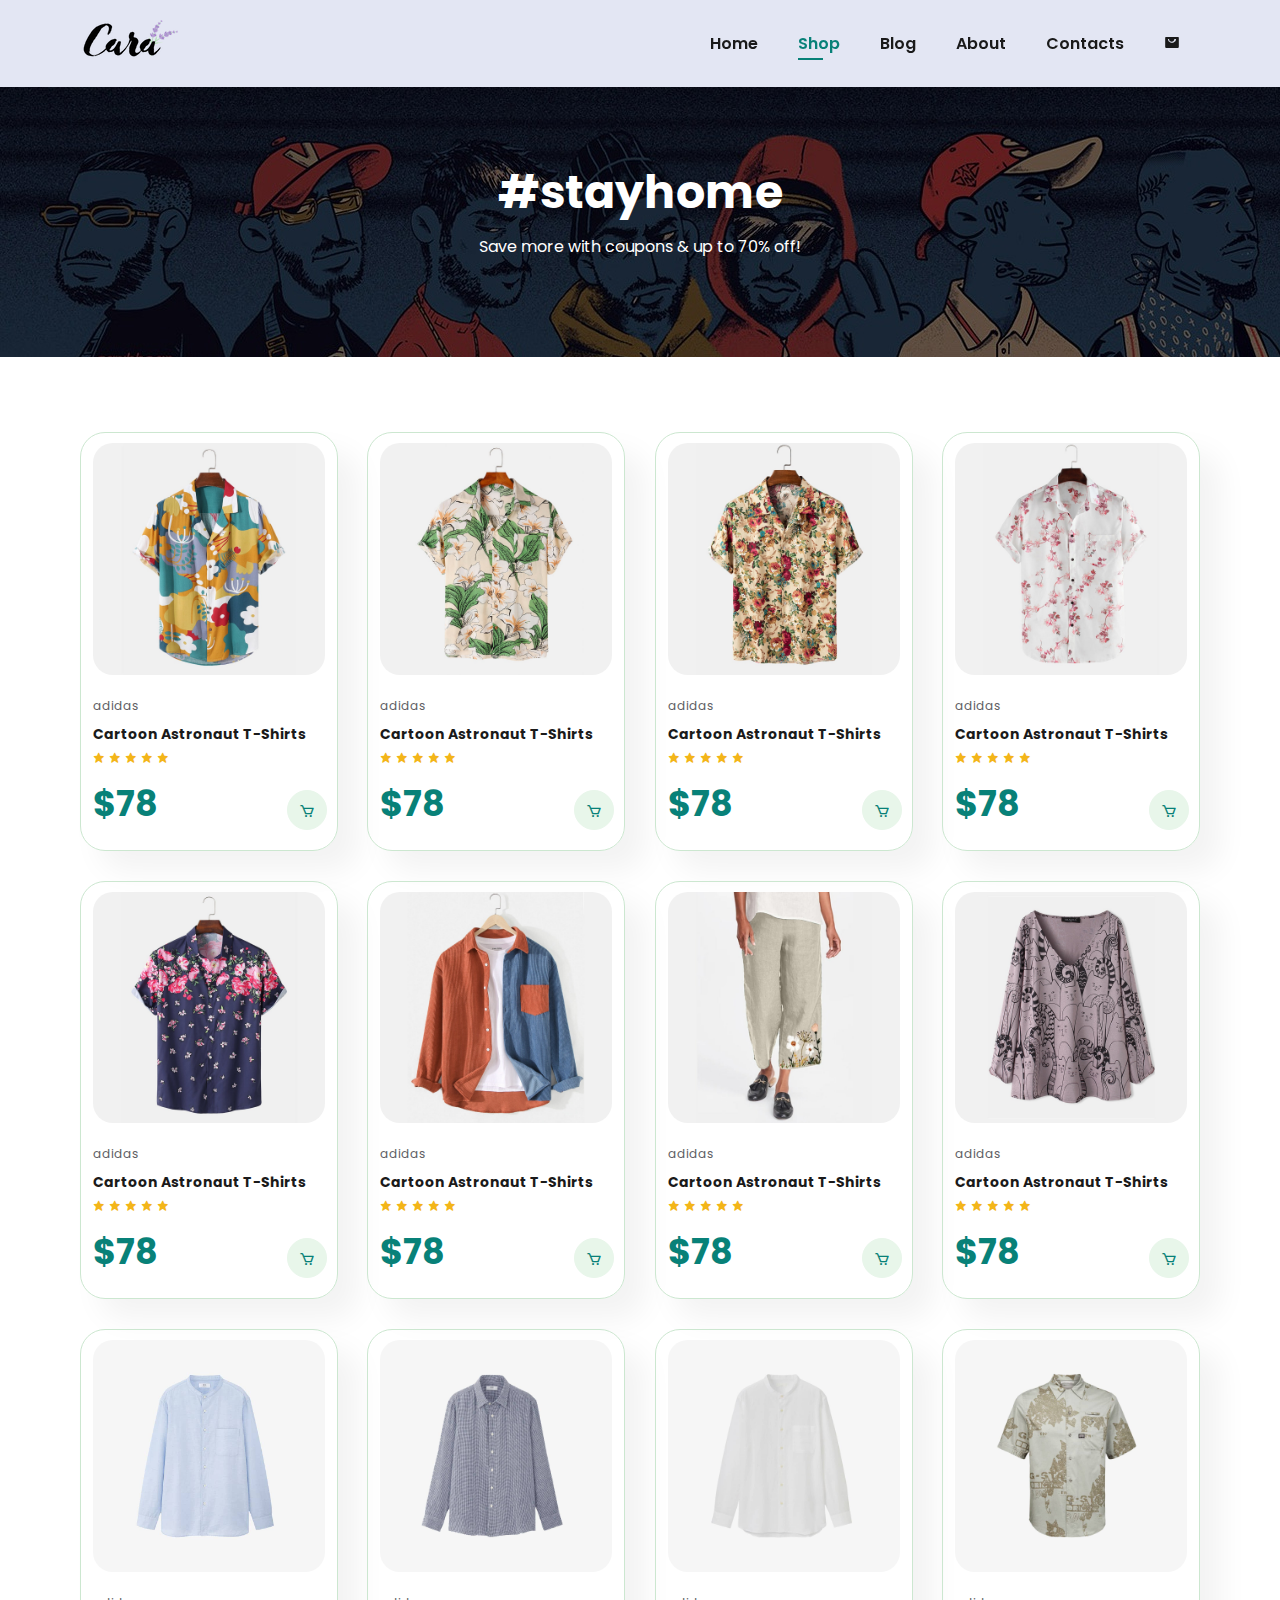
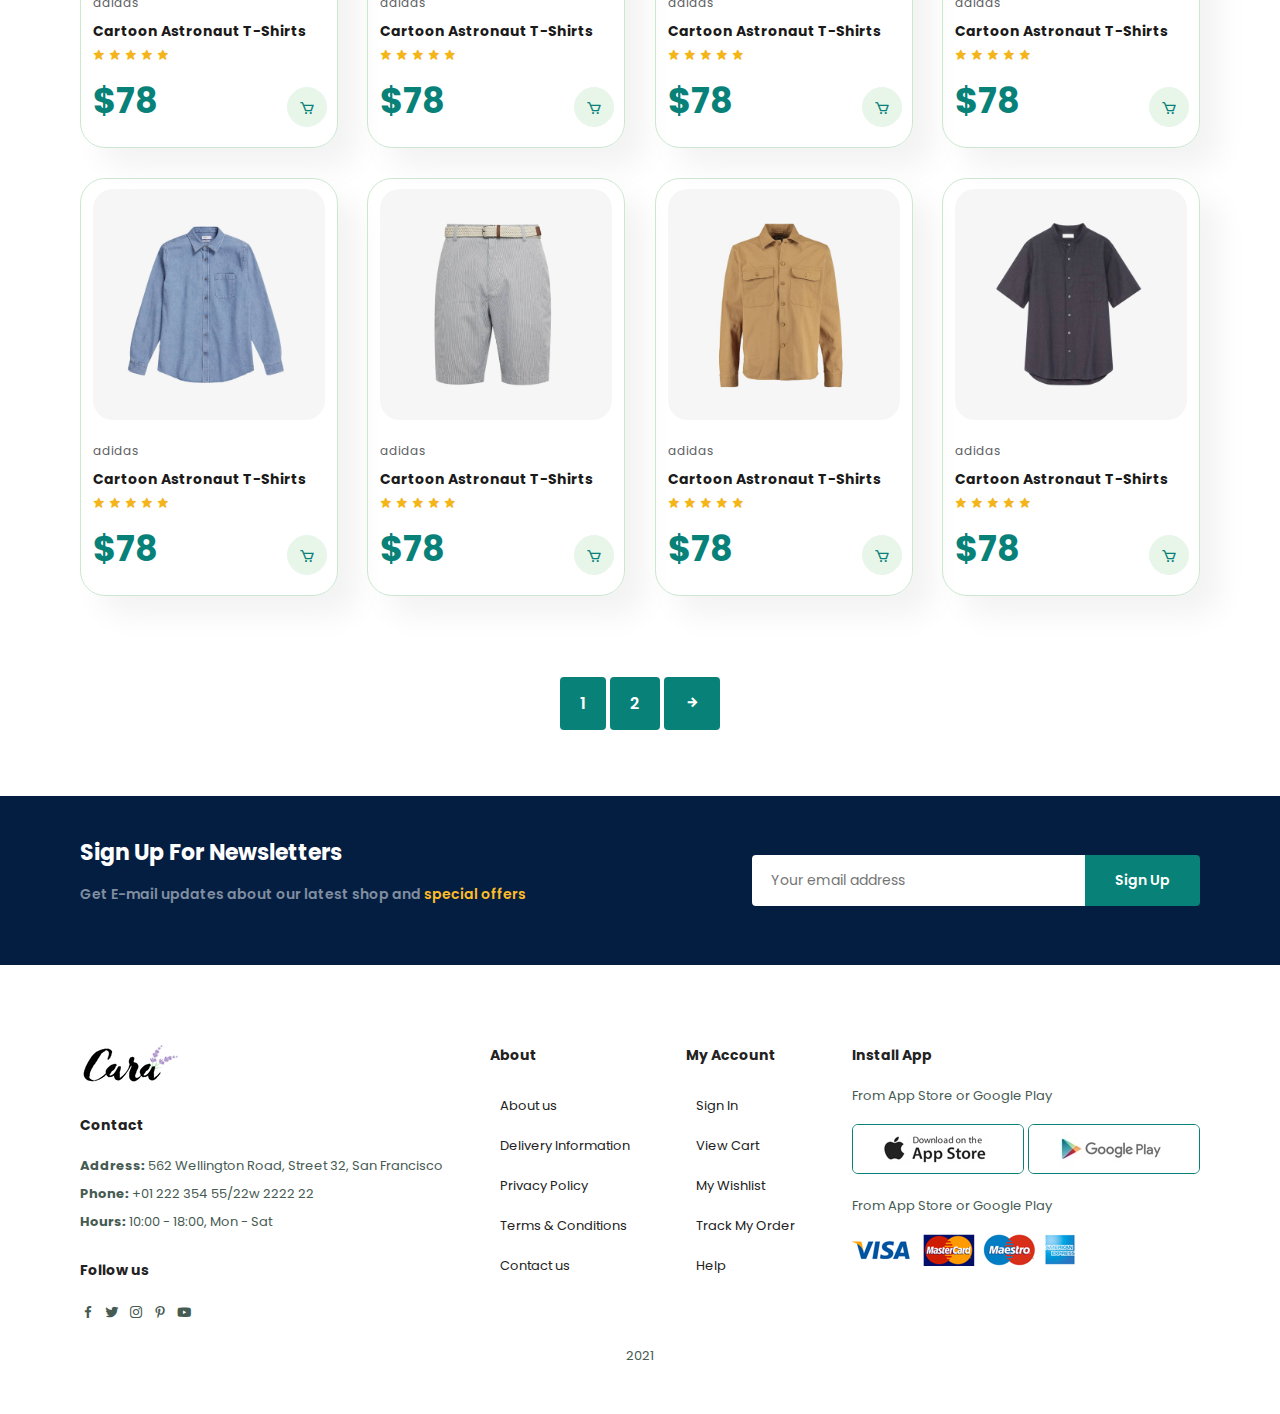
<file: shop.html>
<!DOCTYPE html>
<html lang="en">
  <head>
    <meta charset="UTF-8" />
    <meta http-equiv="X-UA-Compatible" content="IE=edge" />
    <meta name="viewport" content="width=device-width, initial-scale=1.0" />
    <link
      href="https://unpkg.com/boxicons@2.1.4/css/boxicons.min.css"
      rel="stylesheet"
    />
    <link rel="stylesheet" href="style.css" />
    <title>Cara</title>
  </head>
  <body>
    <section class="header" id="header">
      <a href="#"><img class="logo" src="logo.png" alt="" /></a>

      <div>
        <ul class="navbar" id="navbar">
          <li><a href="index.html">Home</a></li>
          <li><a class="active" href="shop.html">Shop</a></li>
          <li><a href="blog.html">Blog</a></li>
          <li><a href="about.html">About</a></li>
          <li><a href="contact.html">Contacts</a></li>
          <li>
            <a id="lg-bag" href="cart.html"
              ><i class="bx bxs-shopping-bag-alt"></i
            ></a>
          </li>
          <a href="#" id="close"><i class="bx bx-x"></i></a>
        </ul>
      </div>
      <div id="mobile">
        <a href="cart.html"><i class="bx bxs-shopping-bag-alt"></i></a>
        <i id="bar" class="bx bx-menu"></i>
      </div>
    </section>
    <section id="page-header">
      <h2>#stayhome</h2>
      <p class="hero__text">Save more with coupons & up to 70% off!</p>
    </section>

    <section class="product1 section__p1" id="product1">
      <div class="product__container">
        <!-- cart product -->

        <div class="product" onclick="window.location.href='sproduct.html';">
          <img src="f1.jpg" alt="" />
          <div class="description">
            <span>adidas</span>
            <h5>Cartoon Astronaut T-Shirts</h5>
            <div class="star">
              <i class="bx bxs-star"></i>
              <i class="bx bxs-star"></i>
              <i class="bx bxs-star"></i>
              <i class="bx bxs-star"></i>
              <i class="bx bxs-star"></i>
            </div>
            <h4>$78</h4>
          </div>
          <a href="#"><i class="bx bx-cart cart"></i></a>
        </div>

        <!-- cart product -->

        <div class="product">
          <img src="f2.jpg" alt="" />
          <div class="description">
            <span>adidas</span>
            <h5>Cartoon Astronaut T-Shirts</h5>
            <div class="star">
              <i class="bx bxs-star"></i>
              <i class="bx bxs-star"></i>
              <i class="bx bxs-star"></i>
              <i class="bx bxs-star"></i>
              <i class="bx bxs-star"></i>
            </div>
            <h4>$78</h4>
          </div>
          <a href="#"><i class="bx bx-cart cart"></i></a>
        </div>

        <!-- cart product -->

        <div class="product">
          <img src="f3.jpg" alt="" />
          <div class="description">
            <span>adidas</span>
            <h5>Cartoon Astronaut T-Shirts</h5>
            <div class="star">
              <i class="bx bxs-star"></i>
              <i class="bx bxs-star"></i>
              <i class="bx bxs-star"></i>
              <i class="bx bxs-star"></i>
              <i class="bx bxs-star"></i>
            </div>
            <h4>$78</h4>
          </div>
          <a href="#"><i class="bx bx-cart cart"></i></a>
        </div>

        <!-- cart product -->

        <div class="product">
          <img src="f4.jpg" alt="" />
          <div class="description">
            <span>adidas</span>
            <h5>Cartoon Astronaut T-Shirts</h5>
            <div class="star">
              <i class="bx bxs-star"></i>
              <i class="bx bxs-star"></i>
              <i class="bx bxs-star"></i>
              <i class="bx bxs-star"></i>
              <i class="bx bxs-star"></i>
            </div>
            <h4>$78</h4>
          </div>
          <a href="#"><i class="bx bx-cart cart"></i></a>
        </div>

        <!-- cart product -->

        <div class="product">
          <img src="f5.jpg" alt="" />
          <div class="description">
            <span>adidas</span>
            <h5>Cartoon Astronaut T-Shirts</h5>
            <div class="star">
              <i class="bx bxs-star"></i>
              <i class="bx bxs-star"></i>
              <i class="bx bxs-star"></i>
              <i class="bx bxs-star"></i>
              <i class="bx bxs-star"></i>
            </div>
            <h4>$78</h4>
          </div>
          <a href="#"><i class="bx bx-cart cart"></i></a>
        </div>

        <!-- cart product -->

        <div class="product">
          <img src="f6.jpg" alt="" />
          <div class="description">
            <span>adidas</span>
            <h5>Cartoon Astronaut T-Shirts</h5>
            <div class="star">
              <i class="bx bxs-star"></i>
              <i class="bx bxs-star"></i>
              <i class="bx bxs-star"></i>
              <i class="bx bxs-star"></i>
              <i class="bx bxs-star"></i>
            </div>
            <h4>$78</h4>
          </div>
          <a href="#"><i class="bx bx-cart cart"></i></a>
        </div>

        <!-- cart product -->

        <div class="product">
          <img src="f7.jpg" alt="" />
          <div class="description">
            <span>adidas</span>
            <h5>Cartoon Astronaut T-Shirts</h5>
            <div class="star">
              <i class="bx bxs-star"></i>
              <i class="bx bxs-star"></i>
              <i class="bx bxs-star"></i>
              <i class="bx bxs-star"></i>
              <i class="bx bxs-star"></i>
            </div>
            <h4>$78</h4>
          </div>
          <a href="#"><i class="bx bx-cart cart"></i></a>
        </div>

        <!-- cart product -->

        <div class="product">
          <img src="f8.jpg" alt="" />
          <div class="description">
            <span>adidas</span>
            <h5>Cartoon Astronaut T-Shirts</h5>
            <div class="star">
              <i class="bx bxs-star"></i>
              <i class="bx bxs-star"></i>
              <i class="bx bxs-star"></i>
              <i class="bx bxs-star"></i>
              <i class="bx bxs-star"></i>
            </div>
            <h4>$78</h4>
          </div>
          <a href="#"><i class="bx bx-cart cart"></i></a>
        </div>

        <!-- cart product -->

        <div class="product">
          <img src="n1.jpg" alt="" />
          <div class="description">
            <span>adidas</span>
            <h5>Cartoon Astronaut T-Shirts</h5>
            <div class="star">
              <i class="bx bxs-star"></i>
              <i class="bx bxs-star"></i>
              <i class="bx bxs-star"></i>
              <i class="bx bxs-star"></i>
              <i class="bx bxs-star"></i>
            </div>
            <h4>$78</h4>
          </div>
          <a href="#"><i class="bx bx-cart cart"></i></a>
        </div>

        <!-- cart product -->

        <div class="product">
          <img src="n2.jpg" alt="" />
          <div class="description">
            <span>adidas</span>
            <h5>Cartoon Astronaut T-Shirts</h5>
            <div class="star">
              <i class="bx bxs-star"></i>
              <i class="bx bxs-star"></i>
              <i class="bx bxs-star"></i>
              <i class="bx bxs-star"></i>
              <i class="bx bxs-star"></i>
            </div>
            <h4>$78</h4>
          </div>
          <a href="#"><i class="bx bx-cart cart"></i></a>
        </div>

        <!-- cart product -->

        <div class="product">
          <img src="n3.jpg" alt="" />
          <div class="description">
            <span>adidas</span>
            <h5>Cartoon Astronaut T-Shirts</h5>
            <div class="star">
              <i class="bx bxs-star"></i>
              <i class="bx bxs-star"></i>
              <i class="bx bxs-star"></i>
              <i class="bx bxs-star"></i>
              <i class="bx bxs-star"></i>
            </div>
            <h4>$78</h4>
          </div>
          <a href="#"><i class="bx bx-cart cart"></i></a>
        </div>

        <!-- cart product -->

        <div class="product">
          <img src="n4.jpg" alt="" />
          <div class="description">
            <span>adidas</span>
            <h5>Cartoon Astronaut T-Shirts</h5>
            <div class="star">
              <i class="bx bxs-star"></i>
              <i class="bx bxs-star"></i>
              <i class="bx bxs-star"></i>
              <i class="bx bxs-star"></i>
              <i class="bx bxs-star"></i>
            </div>
            <h4>$78</h4>
          </div>
          <a href="#"><i class="bx bx-cart cart"></i></a>
        </div>

        <!-- cart product -->

        <div class="product">
          <img src="n5.jpg" alt="" />
          <div class="description">
            <span>adidas</span>
            <h5>Cartoon Astronaut T-Shirts</h5>
            <div class="star">
              <i class="bx bxs-star"></i>
              <i class="bx bxs-star"></i>
              <i class="bx bxs-star"></i>
              <i class="bx bxs-star"></i>
              <i class="bx bxs-star"></i>
            </div>
            <h4>$78</h4>
          </div>
          <a href="#"><i class="bx bx-cart cart"></i></a>
        </div>

        <!-- cart product -->

        <div class="product">
          <img src="n6.jpg" alt="" />
          <div class="description">
            <span>adidas</span>
            <h5>Cartoon Astronaut T-Shirts</h5>
            <div class="star">
              <i class="bx bxs-star"></i>
              <i class="bx bxs-star"></i>
              <i class="bx bxs-star"></i>
              <i class="bx bxs-star"></i>
              <i class="bx bxs-star"></i>
            </div>
            <h4>$78</h4>
          </div>
          <a href="#"><i class="bx bx-cart cart"></i></a>
        </div>

        <!-- cart product -->

        <div class="product">
          <img src="n7.jpg" alt="" />
          <div class="description">
            <span>adidas</span>
            <h5>Cartoon Astronaut T-Shirts</h5>
            <div class="star">
              <i class="bx bxs-star"></i>
              <i class="bx bxs-star"></i>
              <i class="bx bxs-star"></i>
              <i class="bx bxs-star"></i>
              <i class="bx bxs-star"></i>
            </div>
            <h4>$78</h4>
          </div>
          <a href="#"><i class="bx bx-cart cart"></i></a>
        </div>

        <!-- cart product -->

        <div class="product">
          <img src="n8.jpg" alt="" />
          <div class="description">
            <span>adidas</span>
            <h5>Cartoon Astronaut T-Shirts</h5>
            <div class="star">
              <i class="bx bxs-star"></i>
              <i class="bx bxs-star"></i>
              <i class="bx bxs-star"></i>
              <i class="bx bxs-star"></i>
              <i class="bx bxs-star"></i>
            </div>
            <h4>$78</h4>
          </div>
          <a href="#"><i class="bx bx-cart cart"></i></a>
        </div>
      </div>
    </section>

    <section id="pagination" class="section__p1">
      <a href="#">1</a>
      <a href="#">2</a>
      <a href="#"><i class="bx bx-right-arrow-alt"></i></a>
    </section>

    <section class="section__p1 section__m1" id="newsletter">
      <div class="newstext">
        <h4>Sign Up For Newsletters</h4>
        <p>
          Get E-mail updates about our latest shop and
          <span>special offers</span>
        </p>
      </div>
      <div class="form">
        <input type="text" placeholder="Your email address" />
        <button class="normal">Sign Up</button>
      </div>
    </section>

    <footer class="section__p1">
      <div class="col">
        <img class="logo" src="logo.png" alt="" />
        <h4>Contact</h4>
        <p>
          <strong>Address:</strong> 562 Wellington Road, Street 32, San
          Francisco
        </p>
        <p><strong>Phone:</strong> +01 222 354 55/22w 2222 22</p>
        <p><strong>Hours:</strong> 10:00 - 18:00, Mon - Sat</p>
        <div class="follow">
          <h4>Follow us</h4>
          <div class="icon">
            <i class="bx bxl-facebook"></i>
            <i class="bx bxl-twitter"></i>
            <i class="bx bxl-instagram"></i>
            <i class="bx bxl-pinterest-alt"></i>
            <i class="bx bxl-youtube"></i>
          </div>
        </div>
      </div>

      <div class="col">
        <h4>About</h4>
        <a href="#">About us</a>
        <a href="#">Delivery Information</a>
        <a href="#">Privacy Policy</a>
        <a href="#">Terms & Conditions</a>
        <a href="#">Contact us</a>
      </div>

      <div class="col">
        <h4>My Account</h4>
        <a href="#">Sign In</a>
        <a href="#">View Cart</a>
        <a href="#">My Wishlist</a>
        <a href="#">Track My Order</a>
        <a href="#">Help</a>
      </div>

      <div class="col install">
        <h4>Install App</h4>
        <p>From App Store or Google Play</p>
        <div class="row">
          <img src="app.jpg" alt="" />
          <img src="play.jpg" alt="" />
        </div>
        <p>From App Store or Google Play</p>
        <img src="pay.png" alt="" />
      </div>

      <div class="copyright">
        <p>2021</p>
      </div>
    </footer>

    <script src="script.js"></script>
  </body>
</html>
</file>
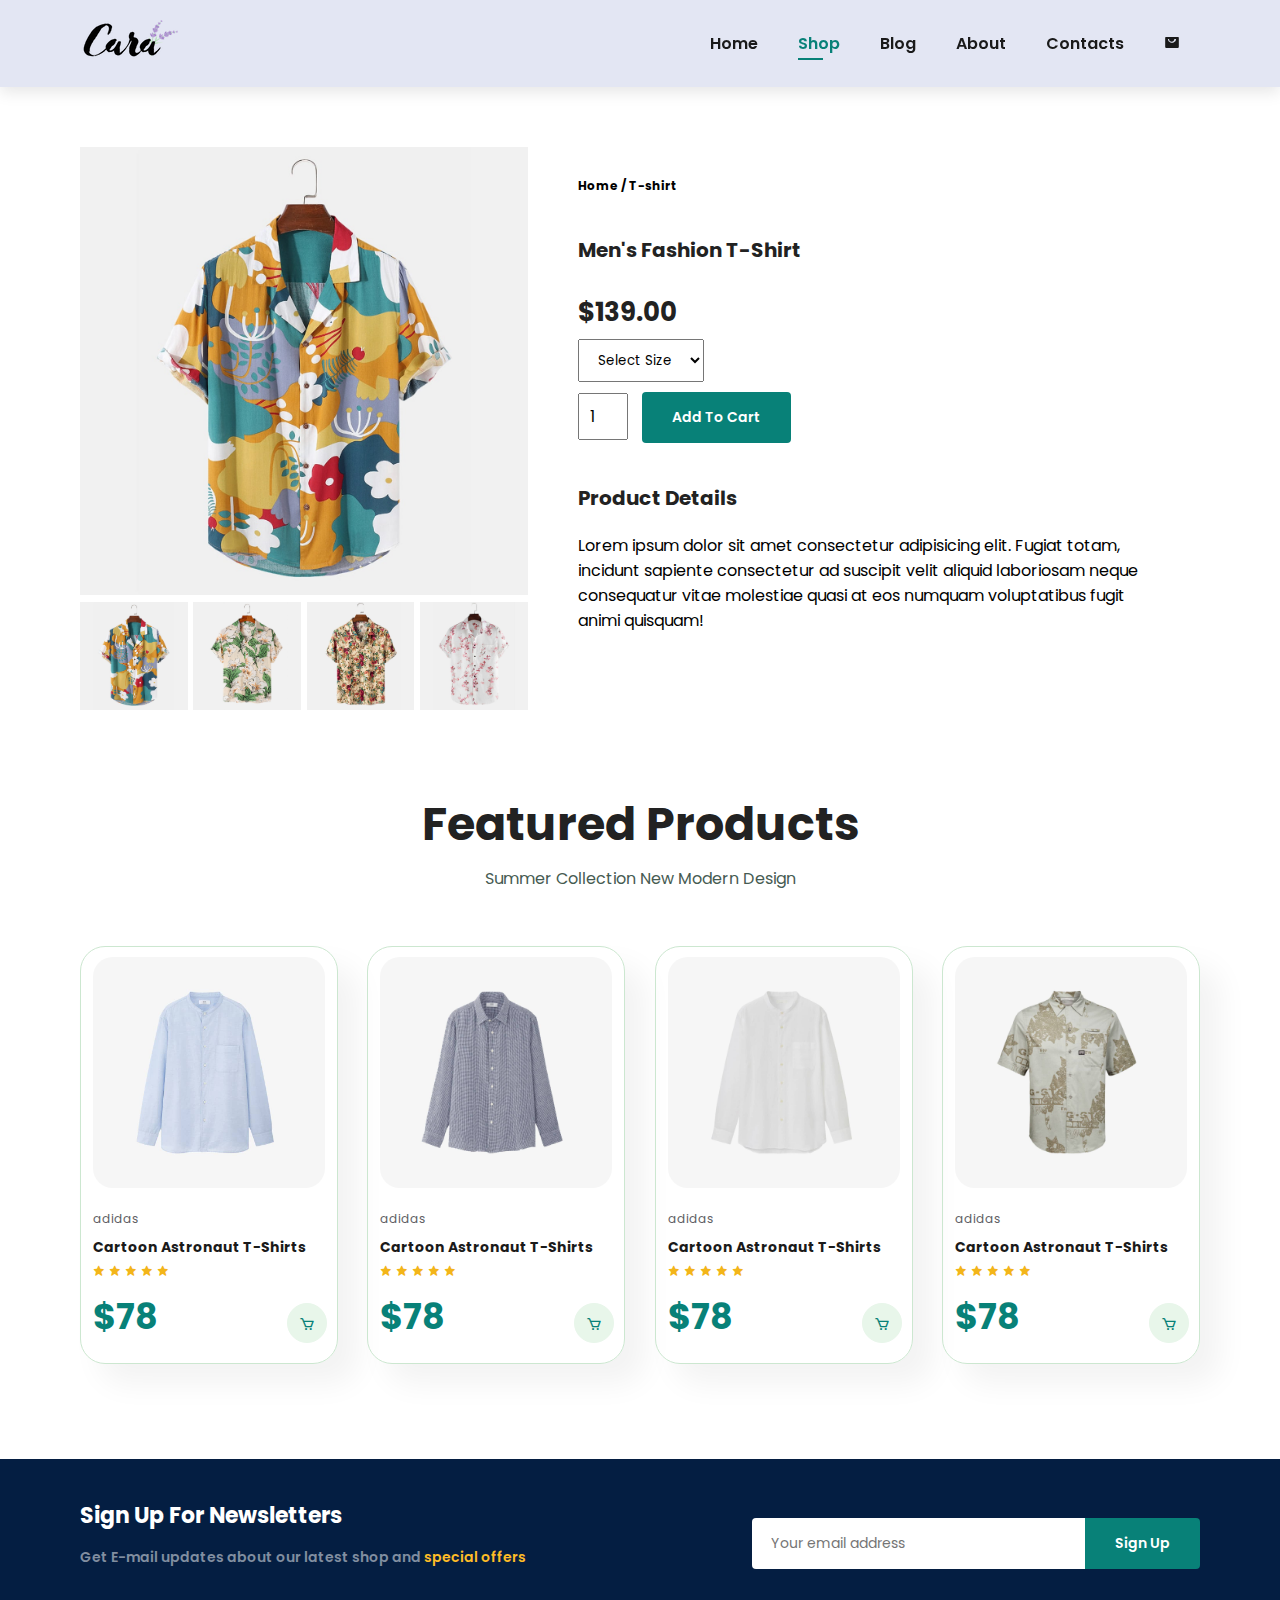
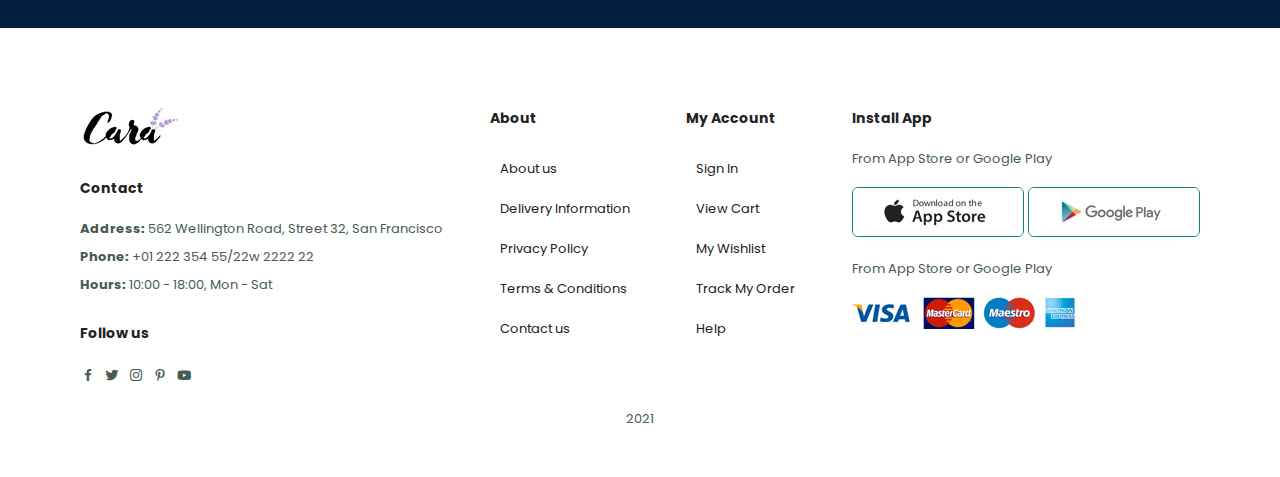
<file: sproduct.html>
<!DOCTYPE html>
<html lang="en">
  <head>
    <meta charset="UTF-8" />
    <meta http-equiv="X-UA-Compatible" content="IE=edge" />
    <meta name="viewport" content="width=device-width, initial-scale=1.0" />
    <link
      href="https://unpkg.com/boxicons@2.1.4/css/boxicons.min.css"
      rel="stylesheet"
    />
    <link rel="stylesheet" href="style.css" />
    <title>Cara</title>
  </head>
  <body>
    <section class="header" id="header">
      <a href="#"><img class="logo" src="logo.png" alt="" /></a>

      <div>
        <ul class="navbar" id="navbar">
          <li><a href="index.html">Home</a></li>
          <li><a class="active" href="shop.html">Shop</a></li>
          <li><a href="blog.html">Blog</a></li>
          <li><a href="about.html">About</a></li>
          <li><a href="contact.html">Contacts</a></li>
          <li>
            <a id="lg-bag" href="cart.html"
              ><i class="bx bxs-shopping-bag-alt"></i
            ></a>
          </li>
          <a href="#" id="close"><i class="bx bx-x"></i></a>
        </ul>
      </div>
      <div id="mobile">
        <a href="cart.html"><i class="bx bxs-shopping-bag-alt"></i></a>
        <i id="bar" class="bx bx-menu"></i>
      </div>
    </section>

    <section id="prodetails" class="section__p1">
      <div class="single-pro-image">
        <img src="f1.jpg" width="100%" id="mainImg" alt="" />

        <div class="small-img-group">
          <div class="small-img-col">
            <img src="f1.jpg" width="100%" class="small-img" alt="" />
          </div>

          <div class="small-img-col">
            <img src="f2.jpg" width="100%" class="small-img" alt="" />
          </div>

          <div class="small-img-col">
            <img src="f3.jpg" width="100%" class="small-img" alt="" />
          </div>

          <div class="small-img-col">
            <img src="f4.jpg" width="100%" class="small-img" alt="" />
          </div>
        </div>
      </div>
      <div class="single-pro-details">
        <h6>Home / T-shirt</h6>
        <h4>Men's Fashion T-Shirt</h4>
        <h2>$139.00</h2>
        <select>
          <option>Select Size</option>
          <option>XL</option>
          <option>XXL</option>
          <option>Small</option>
          <option>Large</option>
        </select>
        <input type="number" value="1" />
        <button class="normal">Add To Cart</button>
        <h4>Product Details</h4>
        <span
          >Lorem ipsum dolor sit amet consectetur adipisicing elit. Fugiat
          totam, incidunt sapiente consectetur ad suscipit velit aliquid
          laboriosam neque consequatur vitae molestiae quasi at eos numquam
          voluptatibus fugit animi quisquam!</span
        >
      </div>
    </section>

    <section class="product1 section__p1" id="product1">
      <h2>Featured Products</h2>
      <p>Summer Collection New Modern Design</p>
      <div class="product__container">
        <!-- cart product -->

        <div class="product">
          <img src="n1.jpg" alt="" />
          <div class="description">
            <span>adidas</span>
            <h5>Cartoon Astronaut T-Shirts</h5>
            <div class="star">
              <i class="bx bxs-star"></i>
              <i class="bx bxs-star"></i>
              <i class="bx bxs-star"></i>
              <i class="bx bxs-star"></i>
              <i class="bx bxs-star"></i>
            </div>
            <h4>$78</h4>
          </div>
          <a href="#"><i class="bx bx-cart cart"></i></a>
        </div>

        <!-- cart product -->

        <div class="product">
          <img src="n2.jpg" alt="" />
          <div class="description">
            <span>adidas</span>
            <h5>Cartoon Astronaut T-Shirts</h5>
            <div class="star">
              <i class="bx bxs-star"></i>
              <i class="bx bxs-star"></i>
              <i class="bx bxs-star"></i>
              <i class="bx bxs-star"></i>
              <i class="bx bxs-star"></i>
            </div>
            <h4>$78</h4>
          </div>
          <a href="#"><i class="bx bx-cart cart"></i></a>
        </div>

        <!-- cart product -->

        <div class="product">
          <img src="n3.jpg" alt="" />
          <div class="description">
            <span>adidas</span>
            <h5>Cartoon Astronaut T-Shirts</h5>
            <div class="star">
              <i class="bx bxs-star"></i>
              <i class="bx bxs-star"></i>
              <i class="bx bxs-star"></i>
              <i class="bx bxs-star"></i>
              <i class="bx bxs-star"></i>
            </div>
            <h4>$78</h4>
          </div>
          <a href="#"><i class="bx bx-cart cart"></i></a>
        </div>

        <!-- cart product -->

        <div class="product">
          <img src="n4.jpg" alt="" />
          <div class="description">
            <span>adidas</span>
            <h5>Cartoon Astronaut T-Shirts</h5>
            <div class="star">
              <i class="bx bxs-star"></i>
              <i class="bx bxs-star"></i>
              <i class="bx bxs-star"></i>
              <i class="bx bxs-star"></i>
              <i class="bx bxs-star"></i>
            </div>
            <h4>$78</h4>
          </div>
          <a href="#"><i class="bx bx-cart cart"></i></a>
        </div>
      </div>
    </section>

    <section class="section__p1 section__m1" id="newsletter">
      <div class="newstext">
        <h4>Sign Up For Newsletters</h4>
        <p>
          Get E-mail updates about our latest shop and
          <span>special offers</span>
        </p>
      </div>
      <div class="form">
        <input type="text" placeholder="Your email address" />
        <button class="normal">Sign Up</button>
      </div>
    </section>

    <footer class="section__p1">
      <div class="col">
        <img class="logo" src="logo.png" alt="" />
        <h4>Contact</h4>
        <p>
          <strong>Address:</strong> 562 Wellington Road, Street 32, San
          Francisco
        </p>
        <p><strong>Phone:</strong> +01 222 354 55/22w 2222 22</p>
        <p><strong>Hours:</strong> 10:00 - 18:00, Mon - Sat</p>
        <div class="follow">
          <h4>Follow us</h4>
          <div class="icon">
            <i class="bx bxl-facebook"></i>
            <i class="bx bxl-twitter"></i>
            <i class="bx bxl-instagram"></i>
            <i class="bx bxl-pinterest-alt"></i>
            <i class="bx bxl-youtube"></i>
          </div>
        </div>
      </div>

      <div class="col">
        <h4>About</h4>
        <a href="#">About us</a>
        <a href="#">Delivery Information</a>
        <a href="#">Privacy Policy</a>
        <a href="#">Terms & Conditions</a>
        <a href="#">Contact us</a>
      </div>

      <div class="col">
        <h4>My Account</h4>
        <a href="#">Sign In</a>
        <a href="#">View Cart</a>
        <a href="#">My Wishlist</a>
        <a href="#">Track My Order</a>
        <a href="#">Help</a>
      </div>

      <div class="col install">
        <h4>Install App</h4>
        <p>From App Store or Google Play</p>
        <div class="row">
          <img src="app.jpg" alt="" />
          <img src="play.jpg" alt="" />
        </div>
        <p>From App Store or Google Play</p>
        <img src="pay.png" alt="" />
      </div>

      <div class="copyright">
        <p>2021</p>
      </div>
    </footer>

    <script>
      var mainImg = document.getElementById("mainImg");
      var smallImg = document.getElementsByClassName("small-img");

      smallImg[0].onclick = function () {
        mainImg.src = smallImg[0].src;
      };

      smallImg[1].onclick = function () {
        mainImg.src = smallImg[1].src;
      };

      smallImg[2].onclick = function () {
        mainImg.src = smallImg[2].src;
      };

      smallImg[3].onclick = function () {
        mainImg.src = smallImg[3].src;
      };
    </script>

    <script src="script.js"></script>
  </body>
</html>
</file>
<file: style.css>
@import url("https://fonts.googleapis.com/css2?family=Poppins:wght@100;200;300;400;500;600;700;800;900&display=swap");
* {
  font-family: "Poppins", sans-serif;
  padding: 0;
  margin: 0;
  box-sizing: border-box;
}

h1 {
  font-size: 50px;
  line-height: 64px;
  color: #222;
}

h2 {
  font-size: 46px;
  line-height: 54px;
  color: #222;
}

h4 {
  font-size: 20px;
  color: #222;
}

h6 {
  font-size: 12px;
  font-weight: 700;
}

p {
  font-size: 1rem;
  color: #465b52;
  margin: 15px 0 20px 0;
}

body {
  width: 100%;
}

.container {
  max-width: 768px;
  margin-left: 1.5rem;
  margin-right: 1.5rem;
}

.section__p1 {
  padding: 40px 80px;
}

.section__m1 {
  margin: 40px 0;
}

button.normal {
  font-size: 14px;
  font-weight: 600;
  padding: 15px 30px;
  color: #000;
  background-color: #fff;
  border-radius: 4px;
  cursor: pointer;
  border: none;
  outline: none;
  transition: 0.4s;
}

button.white {
  font-size: 13px;
  font-weight: 600;
  padding: 11px 18px;
  color: #fff;
  background-color: transparent;
  cursor: pointer;
  border: 1px solid #fff;
  outline: none;
  transition: 0.4s;
}

/* ///////////////////////////////////////////////header */

.header {
  display: flex;
  align-items: center;
  justify-content: space-between;
  padding: 20px 80px;
  background: #e3e6f3;
  box-shadow: 0 5px 15px rgba(0, 0, 0, 0.1);
  z-index: 999;
  position: sticky;
  top: -5px;
  left: 0;
}

.navbar {
  display: flex;
  align-items: center;
  justify-content: center;
}

.navbar li {
  position: relative;
  list-style: none;
  padding: 0 20px;
}

.navbar li a {
  text-decoration: none;
  font-size: 1rem;
  font-weight: 600;
  color: #1a1a1a;
  transition: 0.3s ease;
}

.navbar li a:hover,
.navbar li a.active {
  color: #088178;
}

.navbar li a.active::after,
.navbar li a:hover::after {
  content: "";
  width: 30%;
  height: 2px;
  background: #088178;
  position: absolute;
  bottom: -4px;
  left: 20px;
}

#mobile {
  display: none;
  align-items: center;
}

#close {
  display: none;
}

/* ///////////////////////////////////////////////home */
.hero {
  background-image: url("hero4.png");
  background-position: top 25% right 0;
  background-size: cover;
  height: 90vh;
  width: 100%;
  padding: 0 80px;
  display: flex;
  flex-direction: column;
  align-items: flex-start;
  justify-content: center;
}

.hero h4 {
  padding-bottom: 15px;
  font-size: 40px;
}

.hero h1 {
  color: #088178;
}

.hero button {
  background-image: url("button.png");
  background-color: transparent;
  color: #088178;
  border: 0;
  padding: 14px 80px 14px 65px;
  background-repeat: no-repeat;
  cursor: pointer;
  font-weight: 700;
  font-size: 14px;
}

.feature {
  display: flex;

  align-items: center;
  justify-content: space-between;
  flex-wrap: wrap;
}

.feature .feature__box {
  width: 220px;
  text-align: center;
  padding: 25px 15px;
  box-shadow: 20px 20px 34px rgba(0, 0, 0, 0.04);
  border: 1px solid #cce7d0;
  border-radius: 4px;
  margin: 15px 0;
}

.feature .feature__box:hover {
  box-shadow: 10px 10px 54px rgba(70, 62, 221, 0.2);
}

.feature .feature__box img {
  width: 100%;
  margin-bottom: 10px;
}

.feature .feature__box h6 {
  display: inline-block;
  padding: 9px 8px 6px 8px;
  line-height: 1;
  border-radius: 4px;
  color: #088178;
  background-color: #fddde4;
}

.feature .feature__box:nth-child(2) h6 {
  background-color: #cdebbc;
}

.feature .feature__box:nth-child(3) h6 {
  background-color: #d1e8f2;
}

.feature .feature__box:nth-child(4) h6 {
  background-color: #cdd4f8;
}

.feature .feature__box:nth-child(5) h6 {
  background-color: #f6dbf6;
}

.feature .feature__box:nth-child(6) h6 {
  background-color: #fff2e5;
}

/* ///////////////////////////////////////////////home */

#product1 {
  text-align: center;
}

.product__container {
  display: flex;
  flex-wrap: wrap;
  justify-content: space-between;
  padding-top: 20px;
}

#product1 .product {
  width: 23%;
  min-width: 250px;
  padding: 10px 12px;
  border: 1px solid #cce7d0;
  border-radius: 25px;
  cursor: pointer;
  box-shadow: 20px 20px 30px rgba(0, 0, 0, 0.05);
  margin: 15px 0;
  transition: 0.4s ease;
  position: relative;
}

#product1 .product:hover {
  box-shadow: 20px 20px 30px rgba(0, 0, 0, 0.1);
}

#product1 .product img {
  width: 100%;
  border-radius: 20px;
}

#product1 .product .description {
  text-align: start;
  padding: 10px 0;
}

#product1 .product .description span {
  color: #606063;
  font-size: 12px;
}

#product1 .product .description h5 {
  padding-top: 7px;
  color: #1a1a1a;
  font-size: 14px;
}

.description i {
  font-size: 12px;
  color: rgb(243, 181, 25);
}

.description h4 {
  padding-top: 7px;
  font-size: 35px;
  font-weight: 700;
  color: #088178;
}

#product1 .product .cart {
  position: absolute;
  width: 40px;
  height: 40px;
  line-height: 40px;
  border: 1px solid #e8f6ea;
  border-radius: 50px;
  background-color: #e8f6ea;
  font-weight: 500;
  color: #088178;
  bottom: 20px;
  right: 10px;
}

/* ///////////////////////////////////////////////banner */

.banner {
  display: flex;
  flex-direction: column;
  justify-content: center;
  align-items: center;
  text-align: center;
  background-image: url("banner1.jpg");
  width: 100%;
  height: 40vh;
  background-size: cover;
  background-position: center;
}

.banner h4 {
  color: #fff;
  font-size: 16px;
}

.banner h2 {
  color: #fff;
  padding: 10px 0;
}

.banner h2 span {
  color: #ef3636;
}

.banner button:hover {
  background: #088178;
  color: #fff;
}

/* ///////////////////////////////////////////////banners */

#sm-banner {
  display: flex;
  justify-content: space-between;
  flex-wrap: wrap;
}

#sm-banner .banner__box {
  display: flex;
  flex-direction: column;
  justify-content: center;
  align-items: flex-start;
  background-image: url("banner6.jpg");
  min-width: 580px;
  height: 30vh;
  background-size: cover;
  background-position: center;
  padding: 30px;
}

#sm-banner .banner__box2 {
  background-image: url("banner3.jpg");
}

#sm-banner h4 {
  color: #fff;
  font-size: 25px;
  font-weight: 300;
}
#sm-banner h2 {
  color: #fff;
  font-size: 38px;
  font-weight: 800;
}
#sm-banner span {
  color: #fff;
  font-size: 18px;
  font-weight: 500;
  padding-bottom: 15px;
}

#sm-banner .banner__box:hover button {
  background: #088178;
  border: 1px solid #088178;
}

#banner3 {
  display: flex;
  justify-content: space-between;
  flex-wrap: wrap;
  padding: 0 80px;
}

#banner3 .banner__box {
  display: flex;
  flex-direction: column;
  justify-content: center;
  align-items: flex-start;
  background-image: url("banner11.jpg");
  min-width: 30%;
  height: 30vh;
  background-size: cover;
  background-position: center;
  padding: 20px;
  margin-bottom: 20px;
}

#banner3 .banner-box2 {
  background-image: url("banner9.jpg");
}
#banner3 .banner-box3 {
  background-image: url("banner7.jpg");
}

#banner3 h2 {
  color: #fff;
  font-weight: 900;
  font-size: 22px;
}

#banner3 h3 {
  color: #ec544e;
  font-weight: 800;
  font-size: 15px;
}

#newsletter {
  display: flex;
  flex-wrap: wrap;
  justify-content: space-between;
  align-items: center;
  background-image: url("banner4.jpg") cover;
  background-repeat: no-repeat;
  background-position: 20% 30%;
  background-color: #041e42;
}

#newsletter h4 {
  font-size: 22px;
  font-weight: 700;
  color: #fff;
}

#newsletter p {
  font-size: 14px;
  font-weight: 600;
  color: #818ea0;
}

#newsletter p span {
  color: #ffbd27;
}

#newsletter .form {
  display: flex;
  width: 40%;
}

#newsletter input {
  height: 3.2rem;
  padding: 0 1.25em;
  font-size: 14px;
  width: 100%;
  border: 1px solid transparent;
  border-radius: 4px;
  outline: none;
  border-top-right-radius: 0;
  border-bottom-right-radius: 0;
}

#newsletter button {
  background-color: #088178;
  color: #fff;
  white-space: nowrap;
  border-top-left-radius: 0;
  border-bottom-left-radius: 0;
}

/*///////////////////////////////////////////////// footer */
footer {
  display: flex;
  flex-wrap: wrap;
  justify-content: space-between;
}

footer .col {
  display: flex;
  flex-direction: column;
  align-items: flex-start;
  margin-bottom: 20px;
}

footer .logo {
  margin-bottom: 30px;
}

footer h4 {
  font-size: 14px;
  padding-bottom: 20px;
}

footer p {
  font-size: 13px;
  margin: 0 0 8px 0;
}

footer a {
  font-size: 13px;
  text-decoration: none;
  color: #222;
  margin: 10px;
}

footer .follow {
  margin-top: 20px;
}

footer .follow i {
  color: #465b52;
  padding-right: 4px;
  cursor: pointer;
}

footer .install .row img {
  border: 1px solid #088178;
  border-radius: 6px;
}

footer .install img {
  margin: 10px 0 15px 0;
}

footer .follow i:hover,
footer a:hover {
  color: #088178;
}

footer .copyright {
  width: 100%;
  text-align: center;
}

/* shop /////////////////////////////////////////////////////////////////////*/

#page-header {
  background-image: url("banner2.jpg");
  width: 100%;
  height: 30vh;
  /* background-size: cover; */
  display: flex;
  justify-content: center;
  text-align: center;
  flex-direction: column;
  padding: 14px;
}

#page-header h2,
#page-header p {
  color: #fff;
}

#pagination {
  text-align: center;
}

#pagination a {
  text-decoration: none;
  background-color: #088178;
  padding: 15px 20px;
  border-radius: 4px;
  color: #fff;
  font-weight: 600;
}

#pagination a i {
  font-size: 16px;
  font-weight: 600;
}

#prodetails {
  display: flex;
  margin-top: 20px;
}

#prodetails .single-pro-image {
  width: 40%;
  margin-right: 50px;
}

.small-img-group {
  display: flex;
  justify-content: space-between;
}

.small-img-col {
  flex-basis: 24%;
  cursor: pointer;
}

#prodetails .single-pro-details {
  width: 50%;
  padding-top: 30px;
}

#prodetails .single-pro-details h4 {
  padding: 40px 0 20px 0;
}
#prodetails .single-pro-details h2 {
  font-size: 26px;
}

#prodetails .single-pro-details select {
  display: block;
  padding: 10px 15px;
  margin-bottom: 10px;
}

#prodetails .single-pro-details input {
  width: 50px;
  height: 47px;
  padding-left: 10px;
  font-size: 16px;
  margin-right: 10px;
}

#prodetails .single-pro-details input:focus {
  outline: none;
}

#prodetails .single-pro-details button {
  background: #088178;
  color: #fff;
}

#prodetails .single-pro-details span {
  line-height: 25px;
}

/*blog /////////////////////////////////////////////////////////////// */
#page-header.blog-header {
  background-image: url("banner8.jpg");
  width: 100%;
  height: 30vh;
  background-size: cover;
}

#blog {
  padding: 150px 150px 0 150px;
  margin: 0 150px;
}

#blog .blog-box {
  display: flex;
  align-items: center;
  width: 100%;
  position: relative;
  padding-bottom: 90px;
}

#blog .blog-img {
  width: 50%;
  margin-right: 70px;
}

#blog img {
  width: 100%;
  height: 300px;
  object-fit: cover;
}

#blog .blog-details {
  width: 50%;
}

#blog .blog-details p {
  font-size: 32px;
}

#blog .blog-details a {
  text-decoration: none;
  font-size: 20px;
  color: #000;
  font-weight: 700;
  position: relative;
  transition: 0.4s;
}

#blog .blog-details a::after {
  content: "";
  width: 50px;
  height: 1px;
  background-color: #000;
  position: absolute;
  top: 14px;

  right: -60px;
}

#blog .blog-details a:hover {
  color: #088178;
}

#blog .blog-details a:hover::after {
  background-color: #088178;
}

#blog .blog-box h1 {
  position: absolute;
  top: -40px;
  left: 0;
  font-size: 70px;
  font-weight: 700;
  color: #c9cbce;
  z-index: -9;
}
/* about///////////////////////////////////////////////////////////////////// */
#page-header.about-header {
  background-image: url("banner.png");
  height: 30vh;
}

#about-head {
  display: flex;
  align-items: center;
  /* margin: 0 240px; */
}

#about-head img {
  width: 50%;
  height: auto;
}

#about-head div {
  padding-left: 40px;
}

#about-app {
  text-align: center;
}

#about-app .video {
  width: 70%;
  height: 100%;
  margin: 30px auto 0 auto;
}

#about-app .video video {
  width: 100%;
  height: 100%;
  border-radius: 20px;
}

/* contact//////////////// */
#contact-details {
  display: flex;
  align-items: center;
  justify-content: space-between;
  /* margin: 0 75px; */
}

#contact-details .details {
  width: 40%;
}

#contact-details .details span,
#form-details form span {
  font-size: 22px;
  color: #606063;
}

#contact-details .details h2,
#form-details form h2 {
  font-size: 32px;
  line-height: 30px;
  padding: 20px 0;
}

#contact-details .details h3 {
  font-size: 26px;
  padding-bottom: 15px;
}

#contact-details .details li {
  display: flex;
  padding: 10px 0;
  list-style: none;
}

#contact-details .details li i {
  font-size: 17px;
  padding-right: 22px;
}

#contact-details .details li p {
  margin: 0;
  font-size: 17px;
}

#contact-details .map {
  width: 55%;
  height: 400px;
}

#contact-details .map iframe {
  width: 100%;
  height: 100%;
}

#form-details {
  display: flex;
  justify-content: space-between;
  margin: 30px;
  padding: 80px;
  border: 1px solid #e1e1e1;
}

#form-details form {
  width: 65%;
  display: flex;
  flex-direction: column;
  align-items: flex-start;
}

#form-details form input,
#form-details form textarea {
  width: 100%;
  padding: 12px 15px;
  outline: none;
  margin-bottom: 20px;
  border: 1px solid #e1e1e1;
}

#form-details form button {
  background-color: #088178;
  color: #fff;
}

#form-details .people div {
  padding-bottom: 25px;
  display: flex;
  align-items: flex-start;
}

#form-details .people div img {
  width: 65px;
  height: 65px;
  object-fit: cover;
  margin-right: 15px;
}

#form-details .people div p {
  margin: 0;
  font-size: 17px;
  line-height: 25px;
}

#form-details .people div span {
  display: block;
  font-size: 22px;
  font-weight: 600;
  color: #000;
}

/* Cartpage//////////////////////////////////////////////////////////////// */

#cart {
  overflow-x: auto;
}

#cart table {
  width: 100%;
  border-collapse: collapse;
  table-layout: fixed;
  white-space: nowrap;
}

#cart table img {
  width: 70px;
}

#cart table td:nth-child(1) {
  width: 100px;
  text-align: center;
}
#cart table td:nth-child(2) {
  width: 150px;
  text-align: center;
}
#cart table td:nth-child(3) {
  width: 250px;
  text-align: center;
}
#cart table td:nth-child(4),
#cart table td:nth-child(5),
#cart table td:nth-child(6) {
  width: 150px;
  text-align: center;
}

#cart table td:nth-child(5) input {
  width: 70px;
  padding: 10px 5px 10px 15px;
}

#cart table thead {
  border: 1px solid #e2e9e1;
  border-left: none;
  border-right: none;
}

#cart table thead td {
  font-weight: 700;
  text-transform: uppercase;
  font-size: 16px;
  padding: 18px 0;
}

#cart table tbody tr td {
  padding-top: 15px;
}

#cart table tbody td {
  font-size: 14px;
}

#cart-add {
  display: flex;
  flex-wrap: wrap;
  justify-content: space-between;
}

#coupon {
  width: 50%;
  margin-bottom: 30px;
}

#coupon h3,
#subtotal h3 {
  padding-bottom: 15px;
}

#coupon input {
  padding: 10px 20px;
  outline: none;
  width: 60%;
  margin-right: 10px;
  border: 1px solid #e2e9e1;
}

#coupon button,
#subtotal button {
  background-color: #088178;
  color: #fff;
  padding: 10px 20px;
}

#subtotal {
  width: 50%;
  margin-bottom: 30px;
  border: 1px solid #e2e9e1;
  padding: 30px;
}

#subtotal table {
  border-collapse: collapse;
  width: 100%;
  margin-bottom: 20px;
}

#subtotal table td {
  width: 50%;
  border: 1px solid #e2e9e1;
  padding: 10px;
  font-size: 15px;
}

/* media ////////////////////////////////////////////////////////////////////*/

@media (max-width: 1025px) {
  .section__p1 {
    padding: 40px 40px;
  }

  #navbar {
    display: flex;
    flex-direction: column;
    align-items: flex-start;
    justify-content: flex-start;
    position: fixed;
    top: 0;
    right: -300px;
    height: 100vh;
    width: 300px;
    background-color: #e3e6f3;
    box-shadow: 0 40px 60px rgba(0, 0, 0, 0.1);
    padding: 80px 0 0 10px;
    transition: 0.4s;
  }

  #navbar.active {
    right: 0;
  }

  #navbar li {
    margin-bottom: 25px;
  }

  #mobile {
    display: flex;
    align-items: center;
  }

  #mobile i {
    color: #1a1a1a;
    font-size: 24px;
    padding-left: 20px;
  }

  #close {
    display: initial;
    position: absolute;
    top: 30px;
    left: 30px;
    color: #222;
    font-size: 24px;
  }
  #lg-bag {
    display: none;
  }
  #hero {
    height: 70vh;
    padding: 0 80px;
    background-position: top 30% right 45%;
  }
  #feature {
    justify-content: center;
  }
  #feature .feature__box {
    margin: 15px 15px;
  }

  #product1 .product__container {
    justify-content: center;
  }

  #product1 .product {
    margin: 15px;
  }
  #banner {
    height: 25vh;
  }
  #sm-banner .banner__box {
    min-width: 100%;
    height: 30vh;
  }

  #banner3 {
    padding: 0 40px;
  }

  #banner3 .banner__box {
    width: 28%;
  }
  #newsletter .form {
    width: 70%;
  }
  /* blog */
  #blog {
    margin: 0 150px;
  }

  #blog .blog-details p {
    font-size: 16px;
  }

  /* //contacts */
  #form-details {
    padding: 40px;
  }

  #form-details form {
    width: 50%;
  }

  /* //cart */
}

@media (max-width: 477px) {
  .section__p1 {
    padding: 20px;
  }

  #header {
    padding: 10px 30px;
  }
  h1 {
    font-size: 30px;
  }
  h2 {
    font-size: 32px;
  }
  .hero__text {
    font-size: 10px;
  }
  #hero {
    padding: 0 20px;
    background-position: 55%;
  }

  #feature {
    justify-content: space-between;
  }

  #feature .feature__box {
    width: 155px;
    margin: 0 0 15px 0;
  }

  #product1 .product {
    width: 100%;
  }

  #banner {
    height: 40vh;
  }

  #sm-banner .banner__box {
    height: 40vh;
  }

  #sm-banner .banner__box2 {
    margin-top: 20px;
  }

  #banner3 {
    padding: 0 20px;
  }

  #banner3 .banner__box {
    width: 100%;
  }

  #newsletter {
    padding: 40px 20px;
  }

  #newsletter .form {
    width: 100%;
  }

  /* single product */
  #prodetails {
    display: flex;
    flex-direction: column;
  }

  #prodetails .single-pro-image {
    width: 100%;
    margin-right: 0;
  }

  #prodetails .single-pro-details {
    width: 100%;
  }

  #prodetails select {
    width: 100%;
    margin-top: 10px;
  }

  /* blog */

  #blog {
    padding: 100px 20px 0 20px;
    margin: 0;
  }

  #blog .blog-box {
    display: flex;
    flex-direction: column;
    align-items: flex-start;
  }

  #blog .blog-img {
    width: 100%;
    margin-right: 0px;
    margin-bottom: 30px;
  }
  #blog .blog-details {
    width: 100%;
  }

  /* about */

  #about-head {
    flex-direction: column;
  }

  #about-head img {
    width: 100%;
    margin-bottom: 20px;
  }

  #about-head div {
    padding-left: 0;
  }

  #about-app .video {
    width: 100%;
  }

  /* contacts */

  #contact-details {
    flex-direction: column;
  }

  #contact-details .details {
    width: 100%;
    margin-bottom: 30px;
  }

  #contact-details .map {
    width: 100%;
  }

  #form-details {
    margin: 10px;
    padding: 30px 10px;
    flex-wrap: wrap;
  }

  #form-details form {
    width: 100%;
    margin-bottom: 30px;
  }

  /* cart */
  #cart-add {
    flex-direction: column;
  }

  #coupon {
    width: 100%;
    padding: 0 30px;
  }

  #subtotal {
    width: 100%;
    padding: 20px;
  }
}

@media (min-width: 1020px) {
  #sm-banner .banner__box {
    min-width: 430px;
    height: 25vh;
  }
}

@media (min-width: 1220px) {
  #sm-banner .banner__box {
    min-width: 530px;
    height: 25vh;
  }
}

@media (min-width: 1420px) {
  #sm-banner .banner__box {
    min-width: 630px;
    height: 30vh;
  }
}

@media (min-width: 1620px) {
  #sm-banner .banner__box {
    min-width: 730px;
    height: 30vh;
  }
}

@media (min-width: 1820px) {
  #sm-banner .banner__box {
    min-width: 830px;
    height: 30vh;
  }
}

@media (min-width: 2000px) {
  #sm-banner .banner__box {
    min-width: 1020px;
    height: 40vh;
  }
}
</file>
